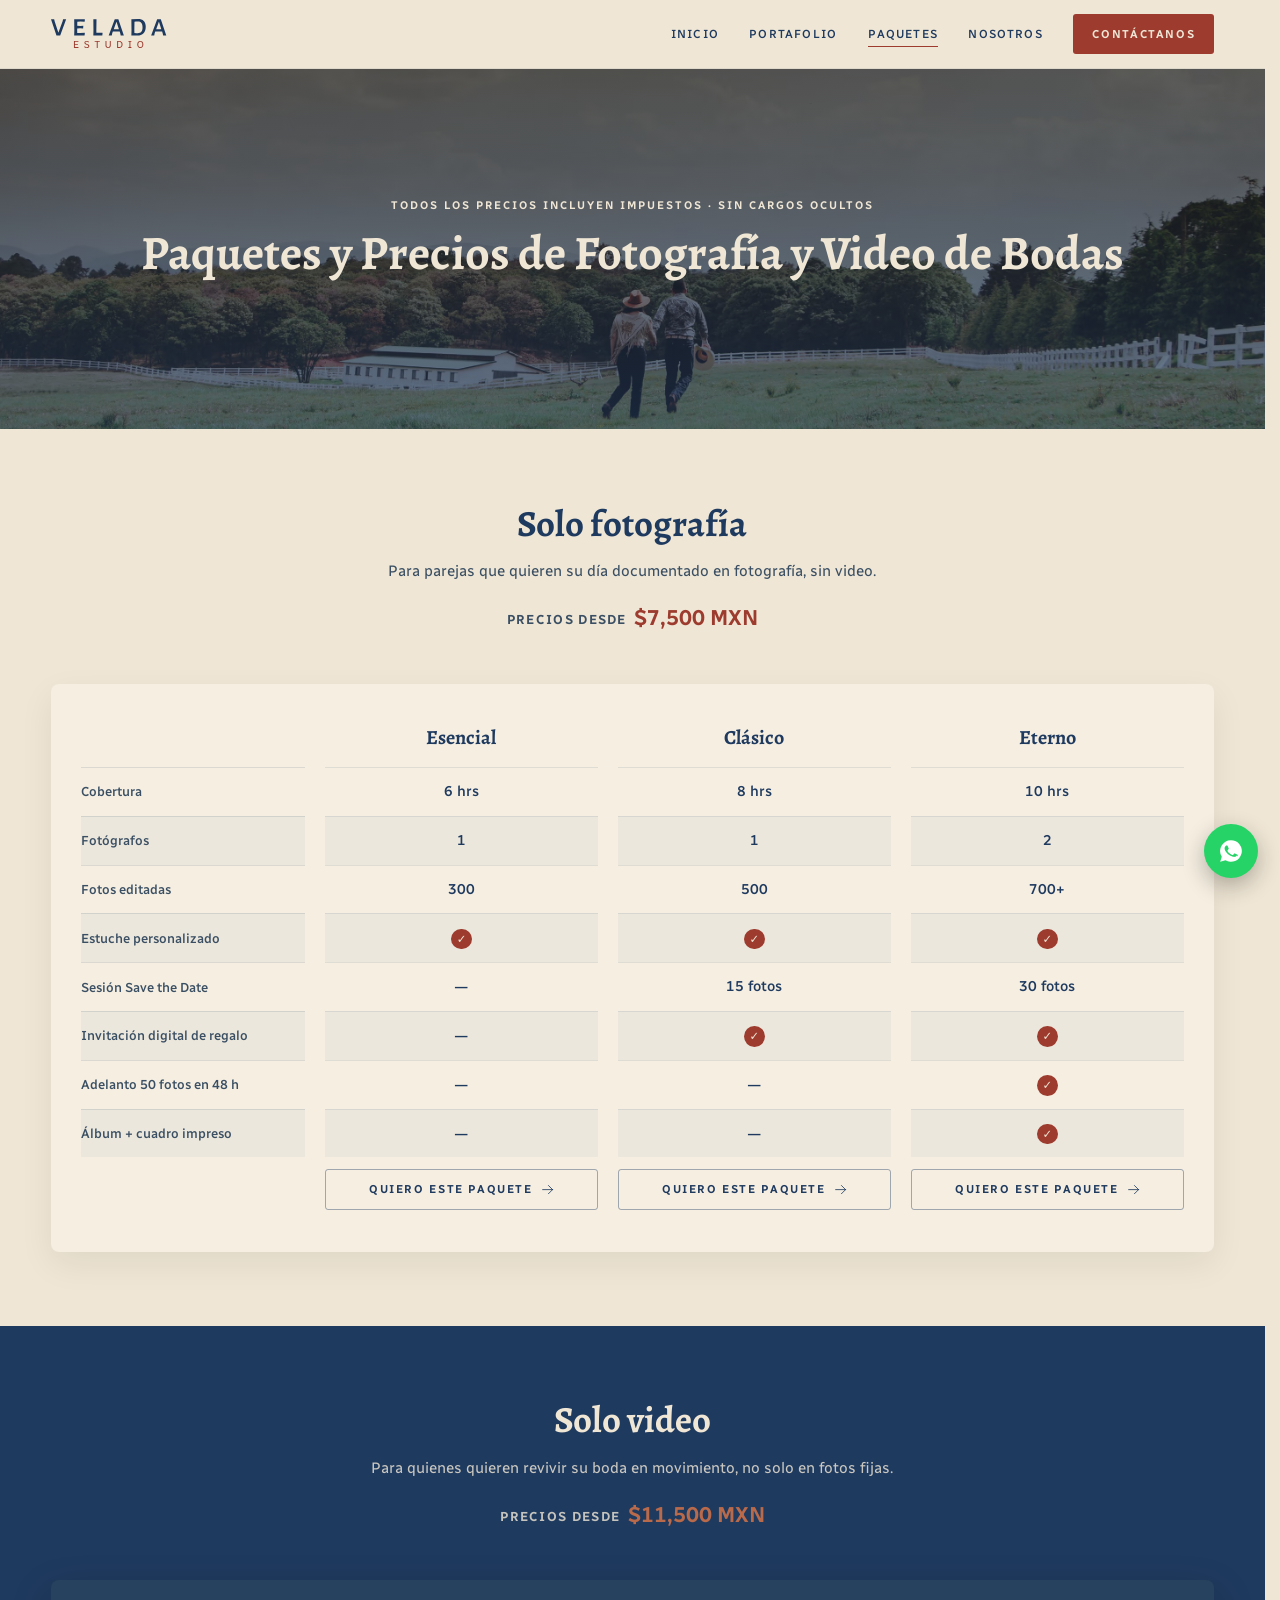
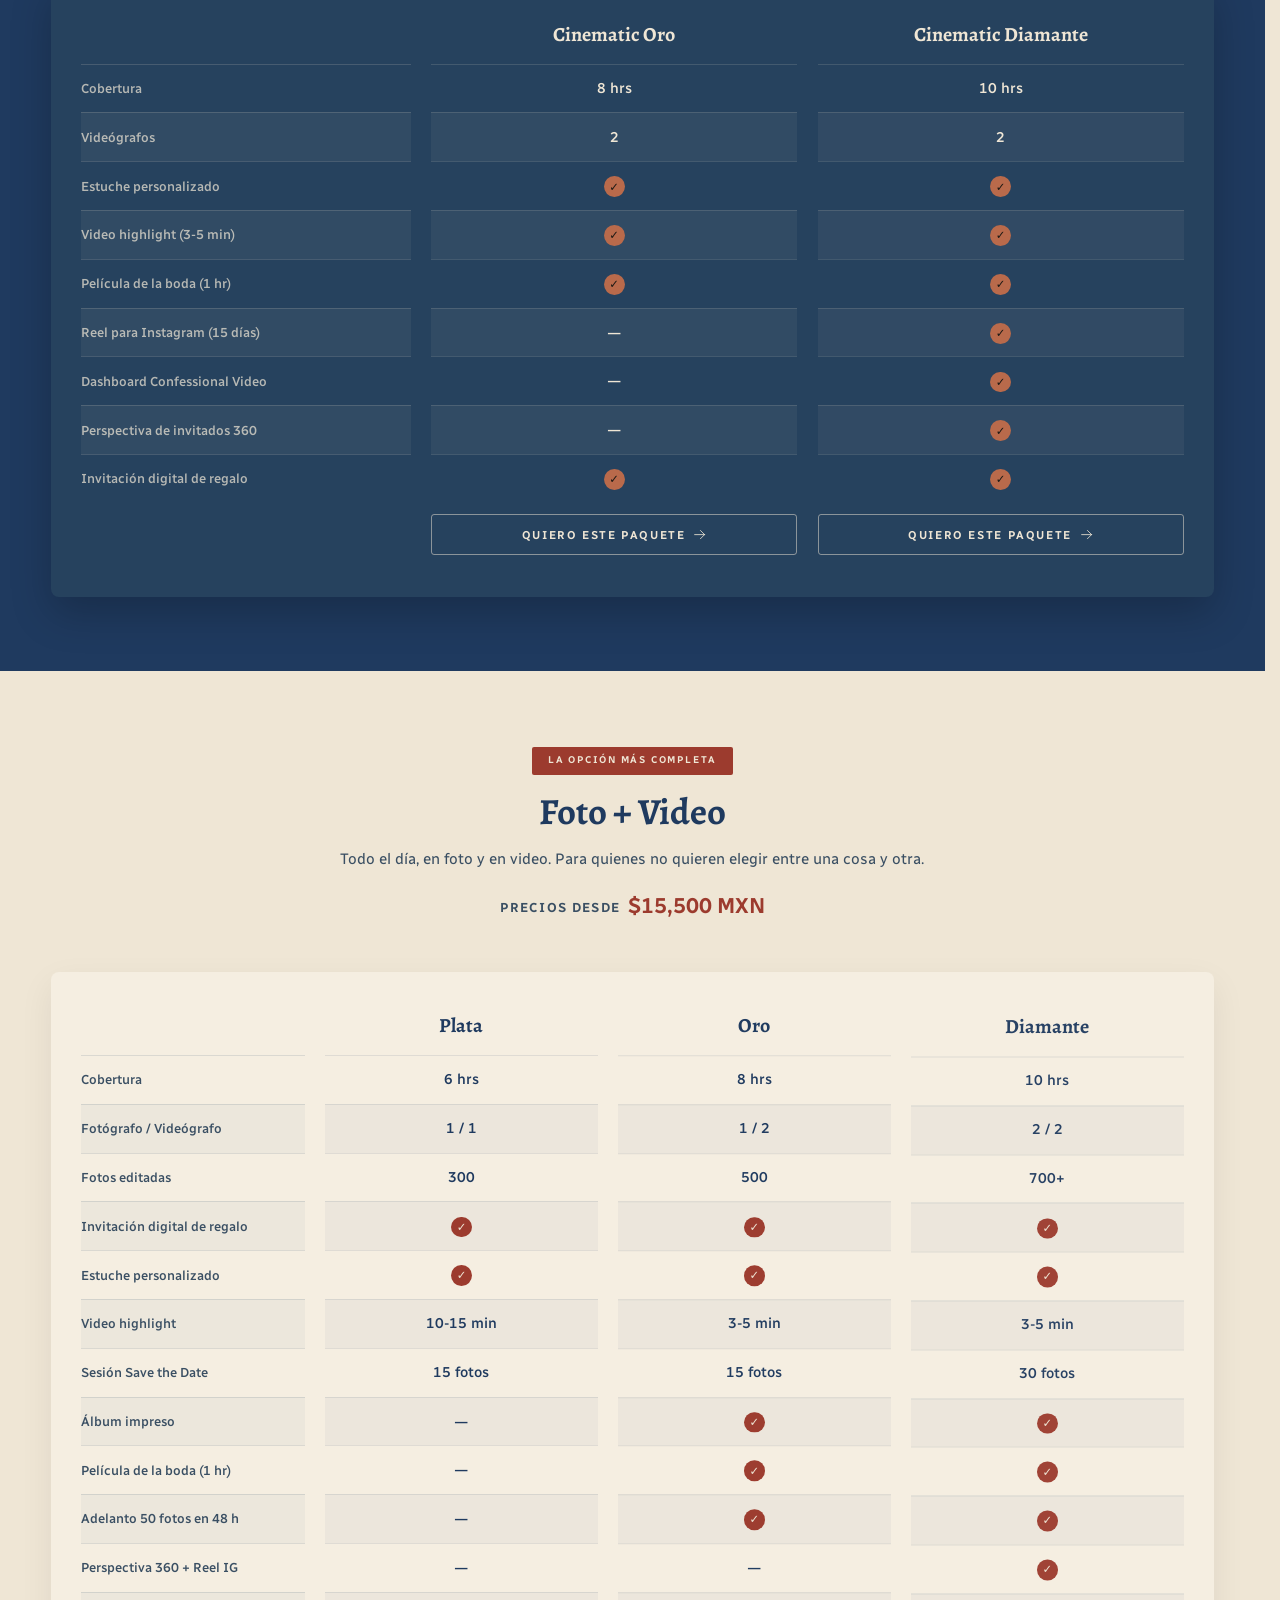
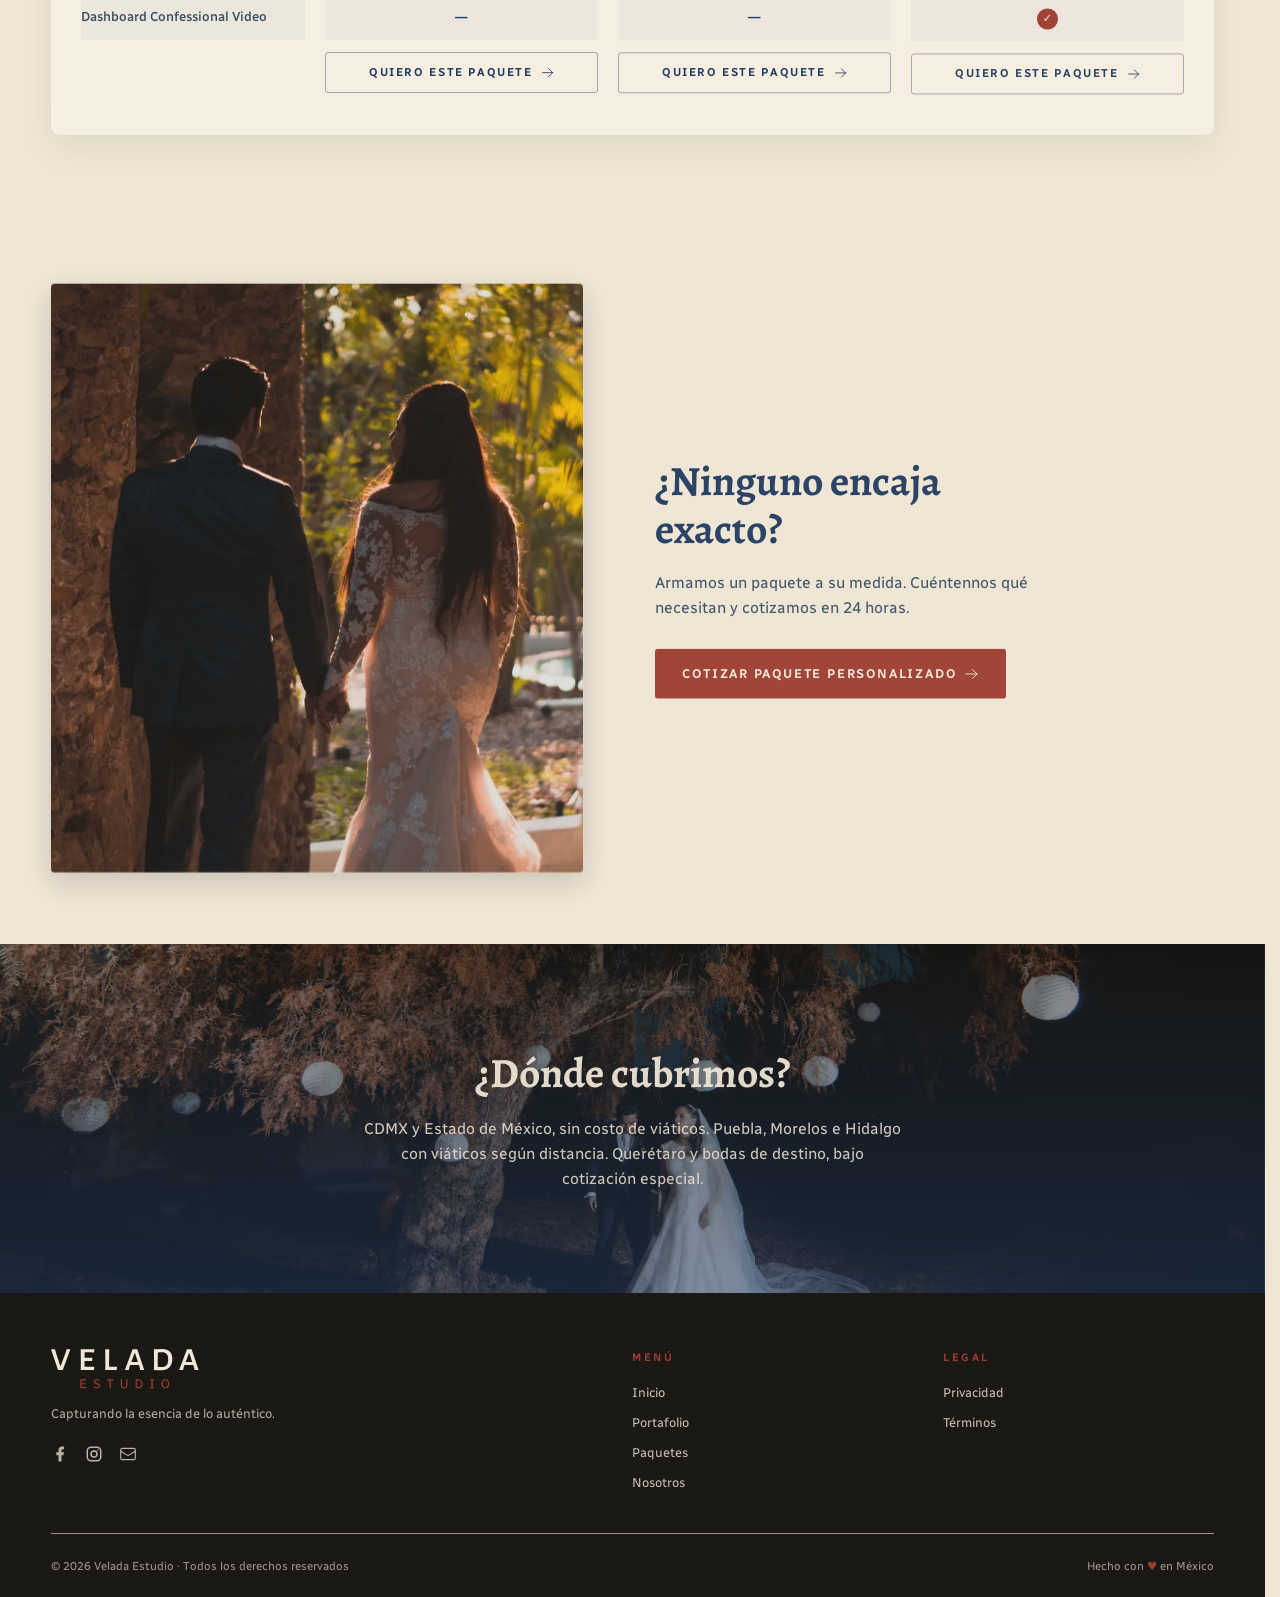
<file: paquetes.html>
<!DOCTYPE html>
<html lang="es-MX">
<head>
  <meta charset="UTF-8">
  <meta name="viewport" content="width=device-width, initial-scale=1.0">
  <script>document.documentElement.classList.add("js")</script>

  <title>Paquetes y Precios | Fotografía y Video de Bodas en CDMX — Velada Estudio</title>
  <meta name="description" content="Paquetes de fotografía y video de bodas en Ciudad de México desde $7,500 MXN. Precios claros, sin sorpresas. Invitación digital de regalo.">
  <link rel="canonical" href="https://www.veladaestudio.com.mx/paquetes">
  <meta name="robots" content="index, follow">

  <meta property="og:type" content="website">
  <meta property="og:locale" content="es_MX">
  <meta property="og:site_name" content="Velada Estudio">
  <meta property="og:title" content="Paquetes y Precios | Fotografía y Video de Bodas en CDMX — Velada Estudio">
  <meta property="og:description" content="Precios claros de fotografía y video de bodas en CDMX, desde $7,500 MXN. Sin cargos ocultos. Invitación digital de regalo.">
  <meta property="og:url" content="https://www.veladaestudio.com.mx/paquetes">
  <meta property="og:image" content="https://www.veladaestudio.com.mx/assets/img/og-image.jpg">
  <meta property="og:image:width" content="1200">
  <meta property="og:image:height" content="630">
  <meta name="twitter:card" content="summary_large_image">

  <link rel="icon" href="assets/favicon.svg" type="image/svg+xml">

  <link rel="preload" href="assets/fonts/alegreya-latin.woff2" as="font" type="font/woff2" crossorigin>
  <link rel="preload" href="assets/fonts/radio-canada-latin.woff2" as="font" type="font/woff2" crossorigin>
  <link rel="preload" as="image" href="assets/img/paquetes-hero.webp" type="image/webp">

  <link rel="stylesheet" href="css/styles.css?v=17">

  <script type="application/ld+json">
  {
    "@context": "https://schema.org",
    "@type": "BreadcrumbList",
    "itemListElement": [
      { "@type": "ListItem", "position": 1, "name": "Inicio", "item": "https://www.veladaestudio.com.mx/" },
      { "@type": "ListItem", "position": 2, "name": "Paquetes", "item": "https://www.veladaestudio.com.mx/paquetes" }
    ]
  }
  </script>
</head>
<body>

  <header class="nav" id="nav">
    <div class="container nav__inner">
      <a href="/" class="nav__logo" aria-label="Velada Estudio — inicio">
        <img src="assets/Logo_header.svg" alt="" width="101" height="26">
      </a>
      <nav class="nav__menu" aria-label="Navegación principal">
        <button class="nav__close" id="menu-close" type="button" aria-label="Cerrar menú">
          <svg viewBox="0 0 24 24" fill="none" stroke="currentColor" stroke-width="1.5" aria-hidden="true"><path stroke-linecap="round" stroke-linejoin="round" d="M6 18 18 6M6 6l12 12"/></svg>
        </button>
        <a href="/" class="nav__link">Inicio</a>
        <a href="/portafolio" class="nav__link">Portafolio</a>
        <a href="/paquetes" class="nav__link nav__link--active">Paquetes</a>
        <a href="/sobre-nosotros" class="nav__link">Nosotros</a>
        <a href="https://wa.me/525529425671?text=Hola%2C%20quiero%20informes%20para%20mi%20boda" class="btn btn--teja btn--sm" target="_blank" rel="noopener">Contáctanos</a>
      </nav>
      <button class="nav__burger" id="burger" aria-label="Abrir menú" aria-expanded="false">
        <span></span><span></span><span></span>
      </button>
    </div>
  </header>

  <main>

    <section class="pq-hero" aria-labelledby="pq-title">
      <picture><source srcset="assets/img/paquetes-hero.avif" type="image/avif"><source srcset="assets/img/paquetes-hero.webp" type="image/webp"><img class="pq-hero__bg" src="assets/img/paquetes-hero.jpg" alt="" width="2880" height="911" fetchpriority="high" decoding="async" role="presentation"></picture>
      <div class="container">
        <p class="pq-hero__micro" data-anim="fade-up">Todos los precios incluyen impuestos · Sin cargos ocultos</p>
        <h1 id="pq-title" class="pq-hero__title" data-anim="fade-up">Paquetes y Precios de Fotografía y Video de Bodas</h1>
      </div>
    </section>

    <section class="grupo" aria-labelledby="g-foto-title">
      <div class="container">
        <div class="grupo__head">
          <h2 class="grupo__title" id="g-foto-title" data-anim="fade-up">Solo fotografía</h2>
          <p class="grupo__intro" data-anim="fade-up">Para parejas que quieren su día documentado en fotografía, sin video.</p>
          <p class="grupo__desde" data-anim="fade-up">Precios desde <strong>$7,500 MXN</strong></p>
        </div>

        <div class="cmp cmp--3" data-anim="grid" role="group" aria-label="Comparación de paquetes de solo fotografía: Esencial, Clásico y Eterno">
          <div class="cmp__rubric" aria-hidden="true">
            <p class="cmp__rname"></p>
            <span>Cobertura</span>
            <span>Fotógrafos</span>
            <span>Fotos editadas</span>
            <span>Estuche personalizado</span>
            <span>Sesión Save the Date</span>
            <span>Invitación digital de regalo</span>
            <span>Adelanto 50 fotos en 48&nbsp;h</span>
            <span>Álbum + cuadro impreso</span>
            <span class="cmp__rcta"></span>
          </div>

          <div class="cmp__col">
            <h3 class="cmp__name">Esencial</h3>
            <dl class="cmp__specs">
              <div class="cmp__row"><dt>Cobertura</dt><dd>6 hrs</dd></div>
              <div class="cmp__row"><dt>Fotógrafos</dt><dd>1</dd></div>
              <div class="cmp__row"><dt>Fotos editadas</dt><dd>300</dd></div>
              <div class="cmp__row"><dt>Estuche personalizado</dt><dd><span class="cmp__yes" aria-hidden="true">✓</span><span class="u-vh">Incluido</span></dd></div>
              <div class="cmp__row"><dt>Sesión Save the Date</dt><dd class="cmp__no"><span aria-hidden="true">—</span><span class="u-vh">No incluido</span></dd></div>
              <div class="cmp__row"><dt>Invitación digital de regalo</dt><dd class="cmp__no"><span aria-hidden="true">—</span><span class="u-vh">No incluido</span></dd></div>
              <div class="cmp__row"><dt>Adelanto 50 fotos en 48 h</dt><dd class="cmp__no"><span aria-hidden="true">—</span><span class="u-vh">No incluido</span></dd></div>
              <div class="cmp__row"><dt>Álbum + cuadro impreso</dt><dd class="cmp__no"><span aria-hidden="true">—</span><span class="u-vh">No incluido</span></dd></div>
            </dl>
            <div class="cmp__cta">
              <a class="btn btn--card btn--sm" href="https://wa.me/525529425671?text=Hola%2C%20me%20interesa%20el%20paquete%20Esencial" target="_blank" rel="noopener">Quiero este paquete <svg class="btn__arrow" viewBox="0 0 24 24" fill="none" stroke="currentColor" stroke-width="1.5" aria-hidden="true"><path stroke-linecap="round" stroke-linejoin="round" d="M13.5 4.5 21 12m0 0-7.5 7.5M21 12H3"/></svg></a>
            </div>
          </div>

          <div class="cmp__col">
            <h3 class="cmp__name">Clásico</h3>
            <dl class="cmp__specs">
              <div class="cmp__row"><dt>Cobertura</dt><dd>8 hrs</dd></div>
              <div class="cmp__row"><dt>Fotógrafos</dt><dd>1</dd></div>
              <div class="cmp__row"><dt>Fotos editadas</dt><dd>500</dd></div>
              <div class="cmp__row"><dt>Estuche personalizado</dt><dd><span class="cmp__yes" aria-hidden="true">✓</span><span class="u-vh">Incluido</span></dd></div>
              <div class="cmp__row"><dt>Sesión Save the Date</dt><dd>15 fotos</dd></div>
              <div class="cmp__row"><dt>Invitación digital de regalo</dt><dd><span class="cmp__yes" aria-hidden="true">✓</span><span class="u-vh">Incluido</span></dd></div>
              <div class="cmp__row"><dt>Adelanto 50 fotos en 48 h</dt><dd class="cmp__no"><span aria-hidden="true">—</span><span class="u-vh">No incluido</span></dd></div>
              <div class="cmp__row"><dt>Álbum + cuadro impreso</dt><dd class="cmp__no"><span aria-hidden="true">—</span><span class="u-vh">No incluido</span></dd></div>
            </dl>
            <div class="cmp__cta">
              <a class="btn btn--card btn--sm" href="https://wa.me/525529425671?text=Hola%2C%20me%20interesa%20el%20paquete%20Cl%C3%A1sico" target="_blank" rel="noopener">Quiero este paquete <svg class="btn__arrow" viewBox="0 0 24 24" fill="none" stroke="currentColor" stroke-width="1.5" aria-hidden="true"><path stroke-linecap="round" stroke-linejoin="round" d="M13.5 4.5 21 12m0 0-7.5 7.5M21 12H3"/></svg></a>
            </div>
          </div>

          <div class="cmp__col">
            <h3 class="cmp__name">Eterno</h3>
            <dl class="cmp__specs">
              <div class="cmp__row"><dt>Cobertura</dt><dd>10 hrs</dd></div>
              <div class="cmp__row"><dt>Fotógrafos</dt><dd>2</dd></div>
              <div class="cmp__row"><dt>Fotos editadas</dt><dd>700+</dd></div>
              <div class="cmp__row"><dt>Estuche personalizado</dt><dd><span class="cmp__yes" aria-hidden="true">✓</span><span class="u-vh">Incluido</span></dd></div>
              <div class="cmp__row"><dt>Sesión Save the Date</dt><dd>30 fotos</dd></div>
              <div class="cmp__row"><dt>Invitación digital de regalo</dt><dd><span class="cmp__yes" aria-hidden="true">✓</span><span class="u-vh">Incluido</span></dd></div>
              <div class="cmp__row"><dt>Adelanto 50 fotos en 48 h</dt><dd><span class="cmp__yes" aria-hidden="true">✓</span><span class="u-vh">Incluido</span></dd></div>
              <div class="cmp__row"><dt>Álbum + cuadro impreso</dt><dd><span class="cmp__yes" aria-hidden="true">✓</span><span class="u-vh">Incluido</span></dd></div>
            </dl>
            <div class="cmp__cta">
              <a class="btn btn--card btn--sm" href="https://wa.me/525529425671?text=Hola%2C%20me%20interesa%20el%20paquete%20Eterno" target="_blank" rel="noopener">Quiero este paquete <svg class="btn__arrow" viewBox="0 0 24 24" fill="none" stroke="currentColor" stroke-width="1.5" aria-hidden="true"><path stroke-linecap="round" stroke-linejoin="round" d="M13.5 4.5 21 12m0 0-7.5 7.5M21 12H3"/></svg></a>
            </div>
          </div>
        </div>
      </div>
    </section>

    <section class="grupo section--azul" aria-labelledby="g-video-title">
      <div class="container">
        <div class="grupo__head">
          <h2 class="grupo__title" id="g-video-title" data-anim="fade-up">Solo video</h2>
          <p class="grupo__intro" data-anim="fade-up">Para quienes quieren revivir su boda en movimiento, no solo en fotos fijas.</p>
          <p class="grupo__desde" data-anim="fade-up">Precios desde <strong>$11,500 MXN</strong></p>
        </div>

        <div class="cmp cmp--2" data-anim="grid" role="group" aria-label="Comparación de paquetes de solo video: Cinematic Oro y Cinematic Diamante">
          <div class="cmp__rubric" aria-hidden="true">
            <p class="cmp__rname"></p>
            <span>Cobertura</span>
            <span>Videógrafos</span>
            <span>Estuche personalizado</span>
            <span>Video highlight (3-5 min)</span>
            <span>Película de la boda (1 hr)</span>
            <span>Reel para Instagram (15 días)</span>
            <span>Dashboard Confessional Video</span>
            <span>Perspectiva de invitados 360</span>
            <span>Invitación digital de regalo</span>
            <span class="cmp__rcta"></span>
          </div>

          <div class="cmp__col">
            <h3 class="cmp__name">Cinematic Oro</h3>
            <dl class="cmp__specs">
              <div class="cmp__row"><dt>Cobertura</dt><dd>8 hrs</dd></div>
              <div class="cmp__row"><dt>Videógrafos</dt><dd>2</dd></div>
              <div class="cmp__row"><dt>Estuche personalizado</dt><dd><span class="cmp__yes" aria-hidden="true">✓</span><span class="u-vh">Incluido</span></dd></div>
              <div class="cmp__row"><dt>Video highlight (3-5 min)</dt><dd><span class="cmp__yes" aria-hidden="true">✓</span><span class="u-vh">Incluido</span></dd></div>
              <div class="cmp__row"><dt>Película de la boda (1 hr)</dt><dd><span class="cmp__yes" aria-hidden="true">✓</span><span class="u-vh">Incluido</span></dd></div>
              <div class="cmp__row"><dt>Reel para Instagram (15 días)</dt><dd class="cmp__no"><span aria-hidden="true">—</span><span class="u-vh">No incluido</span></dd></div>
              <div class="cmp__row"><dt>Dashboard Confessional Video</dt><dd class="cmp__no"><span aria-hidden="true">—</span><span class="u-vh">No incluido</span></dd></div>
              <div class="cmp__row"><dt>Perspectiva de invitados 360</dt><dd class="cmp__no"><span aria-hidden="true">—</span><span class="u-vh">No incluido</span></dd></div>
              <div class="cmp__row"><dt>Invitación digital de regalo</dt><dd><span class="cmp__yes" aria-hidden="true">✓</span><span class="u-vh">Incluido</span></dd></div>
            </dl>
            <div class="cmp__cta">
              <a class="btn btn--card btn--sm" href="https://wa.me/525529425671?text=Hola%2C%20me%20interesa%20el%20paquete%20Cinematic%20Oro" target="_blank" rel="noopener">Quiero este paquete <svg class="btn__arrow" viewBox="0 0 24 24" fill="none" stroke="currentColor" stroke-width="1.5" aria-hidden="true"><path stroke-linecap="round" stroke-linejoin="round" d="M13.5 4.5 21 12m0 0-7.5 7.5M21 12H3"/></svg></a>
            </div>
          </div>

          <div class="cmp__col">
            <h3 class="cmp__name">Cinematic Diamante</h3>
            <dl class="cmp__specs">
              <div class="cmp__row"><dt>Cobertura</dt><dd>10 hrs</dd></div>
              <div class="cmp__row"><dt>Videógrafos</dt><dd>2</dd></div>
              <div class="cmp__row"><dt>Estuche personalizado</dt><dd><span class="cmp__yes" aria-hidden="true">✓</span><span class="u-vh">Incluido</span></dd></div>
              <div class="cmp__row"><dt>Video highlight (3-5 min)</dt><dd><span class="cmp__yes" aria-hidden="true">✓</span><span class="u-vh">Incluido</span></dd></div>
              <div class="cmp__row"><dt>Película de la boda (1 hr)</dt><dd><span class="cmp__yes" aria-hidden="true">✓</span><span class="u-vh">Incluido</span></dd></div>
              <div class="cmp__row"><dt>Reel para Instagram (15 días)</dt><dd><span class="cmp__yes" aria-hidden="true">✓</span><span class="u-vh">Incluido</span></dd></div>
              <div class="cmp__row"><dt>Dashboard Confessional Video</dt><dd><span class="cmp__yes" aria-hidden="true">✓</span><span class="u-vh">Incluido</span></dd></div>
              <div class="cmp__row"><dt>Perspectiva de invitados 360</dt><dd><span class="cmp__yes" aria-hidden="true">✓</span><span class="u-vh">Incluido</span></dd></div>
              <div class="cmp__row"><dt>Invitación digital de regalo</dt><dd><span class="cmp__yes" aria-hidden="true">✓</span><span class="u-vh">Incluido</span></dd></div>
            </dl>
            <div class="cmp__cta">
              <a class="btn btn--card btn--sm" href="https://wa.me/525529425671?text=Hola%2C%20me%20interesa%20el%20paquete%20Cinematic%20Diamante" target="_blank" rel="noopener">Quiero este paquete <svg class="btn__arrow" viewBox="0 0 24 24" fill="none" stroke="currentColor" stroke-width="1.5" aria-hidden="true"><path stroke-linecap="round" stroke-linejoin="round" d="M13.5 4.5 21 12m0 0-7.5 7.5M21 12H3"/></svg></a>
            </div>
          </div>
        </div>
      </div>
    </section>

    <section class="grupo" aria-labelledby="g-fotovideo-title">
      <div class="container">
        <div class="grupo__head">
          <span class="grupo__badge" data-anim="fade-up">La opción más completa</span>
          <h2 class="grupo__title" id="g-fotovideo-title" data-anim="fade-up">Foto + Video</h2>
          <p class="grupo__intro" data-anim="fade-up">Todo el día, en foto y en video. Para quienes no quieren elegir entre una cosa y otra.</p>
          <p class="grupo__desde" data-anim="fade-up">Precios desde <strong>$15,500 MXN</strong></p>
        </div>

        <div class="cmp cmp--3" data-anim="grid" role="group" aria-label="Comparación de paquetes de foto y video: Plata, Oro y Diamante">
          <div class="cmp__rubric" aria-hidden="true">
            <p class="cmp__rname"></p>
            <span>Cobertura</span>
            <span>Fotógrafo / Videógrafo</span>
            <span>Fotos editadas</span>
            <span>Invitación digital de regalo</span>
            <span>Estuche personalizado</span>
            <span>Video highlight</span>
            <span>Sesión Save the Date</span>
            <span>Álbum impreso</span>
            <span>Película de la boda (1 hr)</span>
            <span>Adelanto 50 fotos en 48&nbsp;h</span>
            <span>Perspectiva 360 + Reel IG</span>
            <span>Dashboard Confessional Video</span>
            <span class="cmp__rcta"></span>
          </div>

          <div class="cmp__col">
            <h3 class="cmp__name">Plata</h3>
            <dl class="cmp__specs">
              <div class="cmp__row"><dt>Cobertura</dt><dd>6 hrs</dd></div>
              <div class="cmp__row"><dt>Fotógrafo / Videógrafo</dt><dd>1 / 1</dd></div>
              <div class="cmp__row"><dt>Fotos editadas</dt><dd>300</dd></div>
              <div class="cmp__row"><dt>Invitación digital de regalo</dt><dd><span class="cmp__yes" aria-hidden="true">✓</span><span class="u-vh">Incluido</span></dd></div>
              <div class="cmp__row"><dt>Estuche personalizado</dt><dd><span class="cmp__yes" aria-hidden="true">✓</span><span class="u-vh">Incluido</span></dd></div>
              <div class="cmp__row"><dt>Video highlight</dt><dd>10-15 min</dd></div>
              <div class="cmp__row"><dt>Sesión Save the Date</dt><dd>15 fotos</dd></div>
              <div class="cmp__row"><dt>Álbum impreso</dt><dd class="cmp__no"><span aria-hidden="true">—</span><span class="u-vh">No incluido</span></dd></div>
              <div class="cmp__row"><dt>Película de la boda (1 hr)</dt><dd class="cmp__no"><span aria-hidden="true">—</span><span class="u-vh">No incluido</span></dd></div>
              <div class="cmp__row"><dt>Adelanto 50 fotos en 48 h</dt><dd class="cmp__no"><span aria-hidden="true">—</span><span class="u-vh">No incluido</span></dd></div>
              <div class="cmp__row"><dt>Perspectiva 360 + Reel IG</dt><dd class="cmp__no"><span aria-hidden="true">—</span><span class="u-vh">No incluido</span></dd></div>
              <div class="cmp__row"><dt>Dashboard Confessional Video</dt><dd class="cmp__no"><span aria-hidden="true">—</span><span class="u-vh">No incluido</span></dd></div>
            </dl>
            <div class="cmp__cta">
              <a class="btn btn--card btn--sm" href="https://wa.me/525529425671?text=Hola%2C%20me%20interesa%20el%20paquete%20Plata" target="_blank" rel="noopener">Quiero este paquete <svg class="btn__arrow" viewBox="0 0 24 24" fill="none" stroke="currentColor" stroke-width="1.5" aria-hidden="true"><path stroke-linecap="round" stroke-linejoin="round" d="M13.5 4.5 21 12m0 0-7.5 7.5M21 12H3"/></svg></a>
            </div>
          </div>

          <div class="cmp__col">
            <h3 class="cmp__name">Oro</h3>
            <dl class="cmp__specs">
              <div class="cmp__row"><dt>Cobertura</dt><dd>8 hrs</dd></div>
              <div class="cmp__row"><dt>Fotógrafo / Videógrafo</dt><dd>1 / 2</dd></div>
              <div class="cmp__row"><dt>Fotos editadas</dt><dd>500</dd></div>
              <div class="cmp__row"><dt>Invitación digital de regalo</dt><dd><span class="cmp__yes" aria-hidden="true">✓</span><span class="u-vh">Incluido</span></dd></div>
              <div class="cmp__row"><dt>Estuche personalizado</dt><dd><span class="cmp__yes" aria-hidden="true">✓</span><span class="u-vh">Incluido</span></dd></div>
              <div class="cmp__row"><dt>Video highlight</dt><dd>3-5 min</dd></div>
              <div class="cmp__row"><dt>Sesión Save the Date</dt><dd>15 fotos</dd></div>
              <div class="cmp__row"><dt>Álbum impreso</dt><dd><span class="cmp__yes" aria-hidden="true">✓</span><span class="u-vh">Incluido</span></dd></div>
              <div class="cmp__row"><dt>Película de la boda (1 hr)</dt><dd><span class="cmp__yes" aria-hidden="true">✓</span><span class="u-vh">Incluido</span></dd></div>
              <div class="cmp__row"><dt>Adelanto 50 fotos en 48 h</dt><dd><span class="cmp__yes" aria-hidden="true">✓</span><span class="u-vh">Incluido</span></dd></div>
              <div class="cmp__row"><dt>Perspectiva 360 + Reel IG</dt><dd class="cmp__no"><span aria-hidden="true">—</span><span class="u-vh">No incluido</span></dd></div>
              <div class="cmp__row"><dt>Dashboard Confessional Video</dt><dd class="cmp__no"><span aria-hidden="true">—</span><span class="u-vh">No incluido</span></dd></div>
            </dl>
            <div class="cmp__cta">
              <a class="btn btn--card btn--sm" href="https://wa.me/525529425671?text=Hola%2C%20me%20interesa%20el%20paquete%20Oro" target="_blank" rel="noopener">Quiero este paquete <svg class="btn__arrow" viewBox="0 0 24 24" fill="none" stroke="currentColor" stroke-width="1.5" aria-hidden="true"><path stroke-linecap="round" stroke-linejoin="round" d="M13.5 4.5 21 12m0 0-7.5 7.5M21 12H3"/></svg></a>
            </div>
          </div>

          <div class="cmp__col">
            <h3 class="cmp__name">Diamante</h3>
            <dl class="cmp__specs">
              <div class="cmp__row"><dt>Cobertura</dt><dd>10 hrs</dd></div>
              <div class="cmp__row"><dt>Fotógrafo / Videógrafo</dt><dd>2 / 2</dd></div>
              <div class="cmp__row"><dt>Fotos editadas</dt><dd>700+</dd></div>
              <div class="cmp__row"><dt>Invitación digital de regalo</dt><dd><span class="cmp__yes" aria-hidden="true">✓</span><span class="u-vh">Incluido</span></dd></div>
              <div class="cmp__row"><dt>Estuche personalizado</dt><dd><span class="cmp__yes" aria-hidden="true">✓</span><span class="u-vh">Incluido</span></dd></div>
              <div class="cmp__row"><dt>Video highlight</dt><dd>3-5 min</dd></div>
              <div class="cmp__row"><dt>Sesión Save the Date</dt><dd>30 fotos</dd></div>
              <div class="cmp__row"><dt>Álbum impreso</dt><dd><span class="cmp__yes" aria-hidden="true">✓</span><span class="u-vh">Incluido</span></dd></div>
              <div class="cmp__row"><dt>Película de la boda (1 hr)</dt><dd><span class="cmp__yes" aria-hidden="true">✓</span><span class="u-vh">Incluido</span></dd></div>
              <div class="cmp__row"><dt>Adelanto 50 fotos en 48 h</dt><dd><span class="cmp__yes" aria-hidden="true">✓</span><span class="u-vh">Incluido</span></dd></div>
              <div class="cmp__row"><dt>Perspectiva 360 + Reel IG</dt><dd><span class="cmp__yes" aria-hidden="true">✓</span><span class="u-vh">Incluido</span></dd></div>
              <div class="cmp__row"><dt>Dashboard Confessional Video</dt><dd><span class="cmp__yes" aria-hidden="true">✓</span><span class="u-vh">Incluido</span></dd></div>
            </dl>
            <div class="cmp__cta">
              <a class="btn btn--card btn--sm" href="https://wa.me/525529425671?text=Hola%2C%20me%20interesa%20el%20paquete%20Diamante" target="_blank" rel="noopener">Quiero este paquete <svg class="btn__arrow" viewBox="0 0 24 24" fill="none" stroke="currentColor" stroke-width="1.5" aria-hidden="true"><path stroke-linecap="round" stroke-linejoin="round" d="M13.5 4.5 21 12m0 0-7.5 7.5M21 12H3"/></svg></a>
            </div>
          </div>
        </div>
      </div>
    </section>

    <section class="pq-custom" aria-labelledby="custom-title">
      <div class="container pq-custom__inner">
        <figure class="pq-custom__media" data-anim="fade-up">
          <picture><source srcset="assets/img/paquetes-filosofia.webp" type="image/webp"><img src="assets/img/paquetes-filosofia.jpg" alt="Novios tomados de la mano durante su sesión fotográfica de bodas" width="905" height="1000" loading="lazy" decoding="async"></picture>
        </figure>
        <div class="pq-custom__text">
          <h2 id="custom-title" data-anim="fade-up">¿Ninguno encaja exacto?</h2>
          <p data-anim="fade-up">Armamos un paquete a su medida. Cuéntennos qué necesitan y cotizamos en 24 horas.</p>
          <a class="btn btn--teja" data-anim="fade-up" href="https://wa.me/525529425671?text=Hola%2C%20me%20gustar%C3%ADa%20cotizar%20un%20paquete%20personalizado%20para%20mi%20boda" target="_blank" rel="noopener">Cotizar paquete personalizado <svg class="btn__arrow" viewBox="0 0 24 24" fill="none" stroke="currentColor" stroke-width="1.5" aria-hidden="true"><path stroke-linecap="round" stroke-linejoin="round" d="M13.5 4.5 21 12m0 0-7.5 7.5M21 12H3"/></svg></a>
        </div>
      </div>
    </section>

    <section class="pq-zonas" aria-labelledby="zonas-title">
      <picture><source srcset="assets/img/banner-luz-v2.avif" type="image/avif"><source srcset="assets/img/banner-luz-v2.webp" type="image/webp"><img class="pq-zonas__bg" src="assets/img/banner-luz-v2.jpg" alt="" width="2623" height="1650" loading="lazy" decoding="async" role="presentation"></picture>
      <div class="container">
        <h2 id="zonas-title" data-anim="fade-up">¿Dónde cubrimos?</h2>
        <p class="pq-zonas__text" data-anim="fade-up">CDMX y Estado de México, sin costo de viáticos. Puebla, Morelos e Hidalgo con viáticos según distancia. Querétaro y bodas de destino, bajo cotización especial.</p>
      </div>
    </section>

  </main>

  <footer class="footer">
    <div class="container footer__inner">
      <div class="footer__brand">
        <p class="footer__logo"><img src="assets/Logo_footer.svg" alt="Velada Estudio" width="178" height="48"></p>
        <p class="footer__tagline">Capturando la esencia de lo auténtico.</p>
        <div class="footer__social">
          <a href="#" aria-label="Facebook de Velada Estudio"><svg viewBox="0 0 24 24" width="18" height="18" fill="currentColor" aria-hidden="true"><path d="M14 13.5h2.5l1-4H14v-2c0-1 .5-2 2-2h1.5V2.1S16.1 2 14.7 2C11.9 2 10 3.7 10 6.7v2.8H7v4h3V22h4v-8.5z"/></svg></a>
          <a href="#" aria-label="Instagram de Velada Estudio"><svg viewBox="0 0 24 24" width="18" height="18" fill="none" stroke="currentColor" stroke-width="2" aria-hidden="true"><rect x="3" y="3" width="18" height="18" rx="5"/><circle cx="12" cy="12" r="4"/><circle cx="17.2" cy="6.8" r="1" fill="currentColor" stroke="none"/></svg></a>
          <a href="mailto:veladaestudio@gmail.com" aria-label="Correo de Velada Estudio"><svg viewBox="0 0 24 24" width="18" height="18" fill="none" stroke="currentColor" stroke-width="1.5" aria-hidden="true"><path stroke-linecap="round" stroke-linejoin="round" d="M21.75 6.75v10.5a2.25 2.25 0 0 1-2.25 2.25h-15a2.25 2.25 0 0 1-2.25-2.25V6.75m19.5 0A2.25 2.25 0 0 0 19.5 4.5h-15a2.25 2.25 0 0 0-2.25 2.25m19.5 0v.243a2.25 2.25 0 0 1-1.07 1.916l-7.5 4.615a2.25 2.25 0 0 1-2.36 0L3.32 8.91a2.25 2.25 0 0 1-1.07-1.916V6.75"/></svg></a>
        </div>
      </div>
      <nav class="footer__col" aria-label="Menú del pie de página">
        <p class="footer__col-title">Menú</p>
        <a href="/">Inicio</a>
        <a href="/portafolio">Portafolio</a>
        <a href="/paquetes">Paquetes</a>
        <a href="/sobre-nosotros">Nosotros</a>
      </nav>
      <nav class="footer__col" aria-label="Legales">
        <p class="footer__col-title">Legal</p>
        <a href="#">Privacidad</a>
        <a href="#">Términos</a>
      </nav>
    </div>
    <div class="container footer__bottom">
      <p>© 2026 Velada Estudio · Todos los derechos reservados</p>
      <p>Hecho con <span class="footer__heart" aria-hidden="true">♥</span> en México</p>
    </div>
  </footer>

  <a href="https://wa.me/525529425671?text=Hola%2C%20quiero%20informes%20para%20mi%20boda" class="wa-float" target="_blank" rel="noopener" aria-label="Escríbenos por WhatsApp">
    <svg viewBox="0 0 24 24" width="26" height="26" fill="currentColor" aria-hidden="true"><path d="M12 2a10 10 0 0 0-8.5 15.3L2 22l4.9-1.4A10 10 0 1 0 12 2zm5.3 14.2c-.2.6-1.3 1.2-1.8 1.2-.5.1-1 .2-3.4-.7-2.9-1.1-4.7-4-4.9-4.2-.1-.2-1.1-1.5-1.1-2.9s.7-2 1-2.3c.2-.3.5-.3.7-.3h.5c.2 0 .4 0 .6.4l.9 2.1c.1.2.1.4 0 .6l-.4.6-.5.5c-.2.2-.3.4-.1.7.2.3.8 1.4 1.8 2.2 1.2 1.1 2.3 1.4 2.6 1.6.3.1.5.1.7-.1l1-1.2c.2-.3.4-.2.7-.1l2 1c.3.1.5.2.6.3 0 .2 0 .8-.2 1.4z"/></svg>
  </a>

  <script src="assets/vendor/gsap.min.js" defer></script>
  <script src="assets/vendor/ScrollTrigger.min.js" defer></script>
  <script src="assets/vendor/lenis.min.js" defer></script>
  <script src="js/site.js?v=9" defer></script>
  <script src="js/pagina.js?v=9" defer></script>
</body>
</html>
</file>
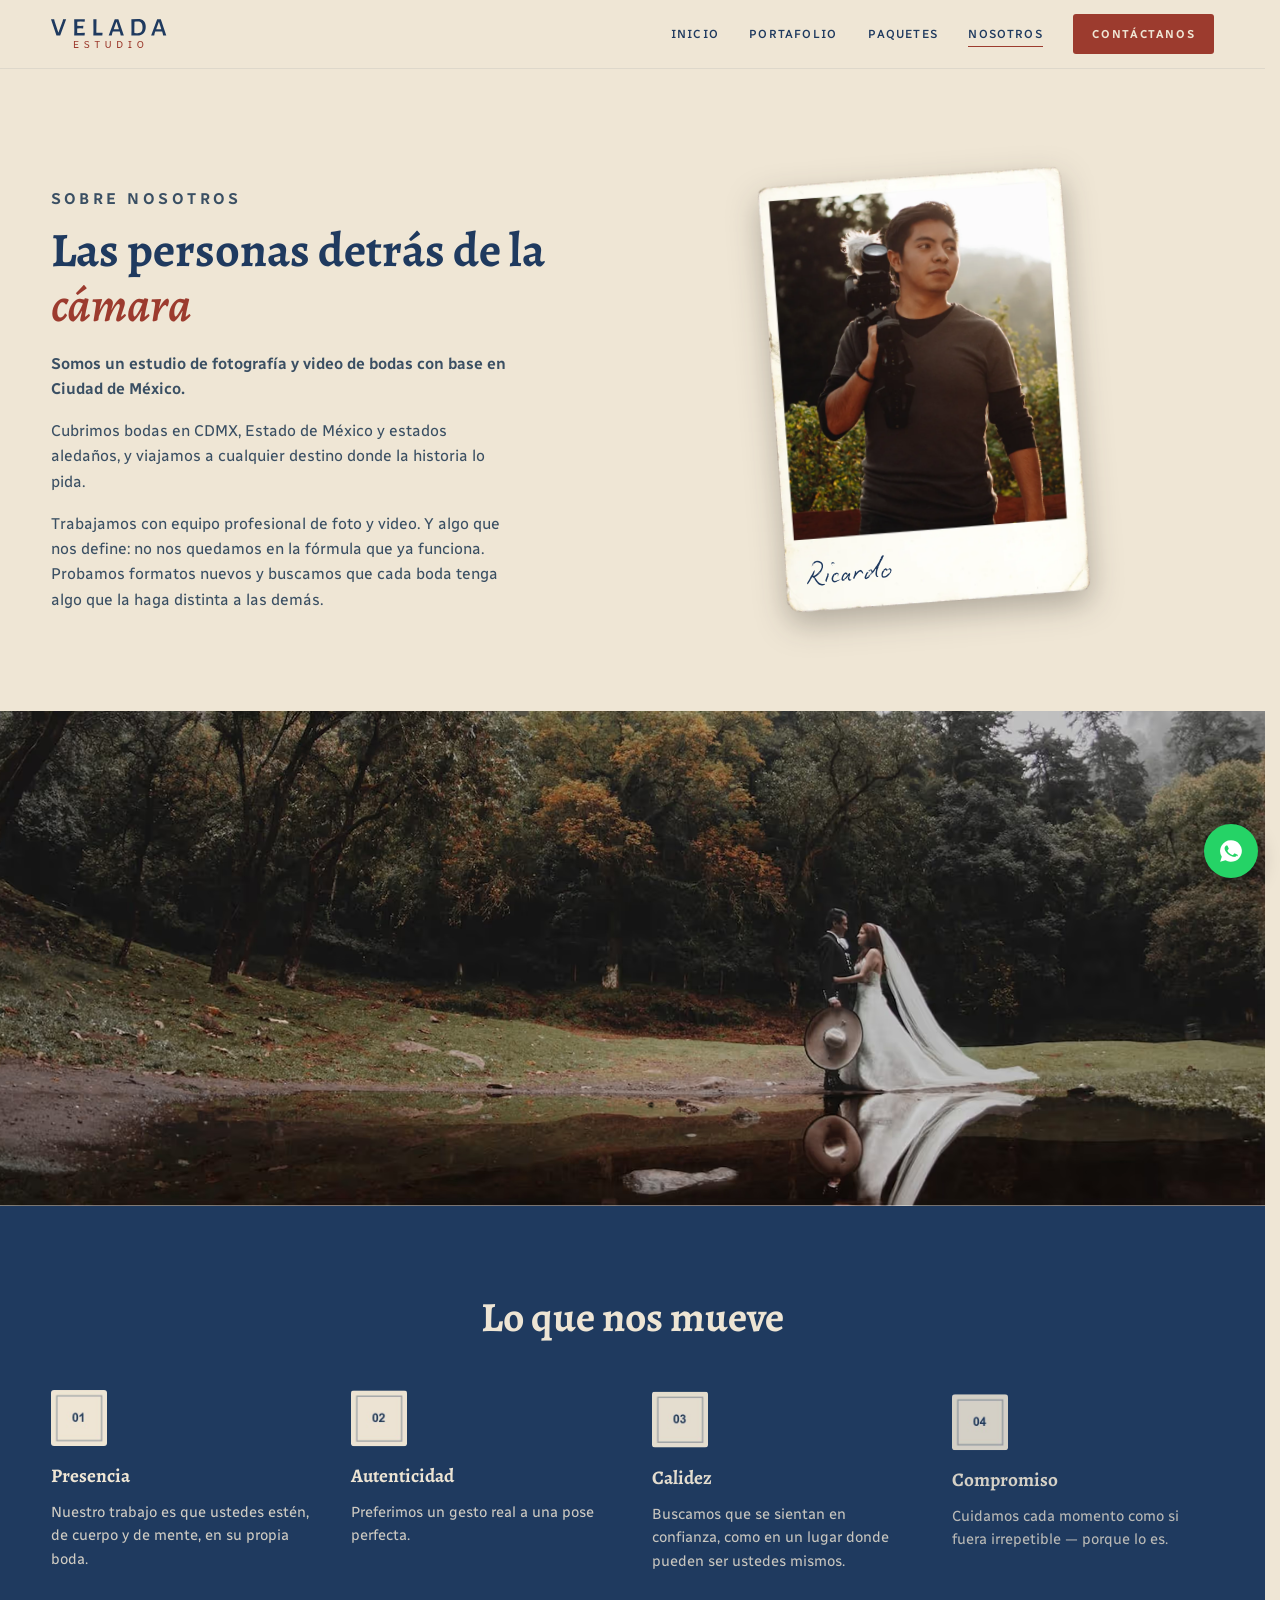
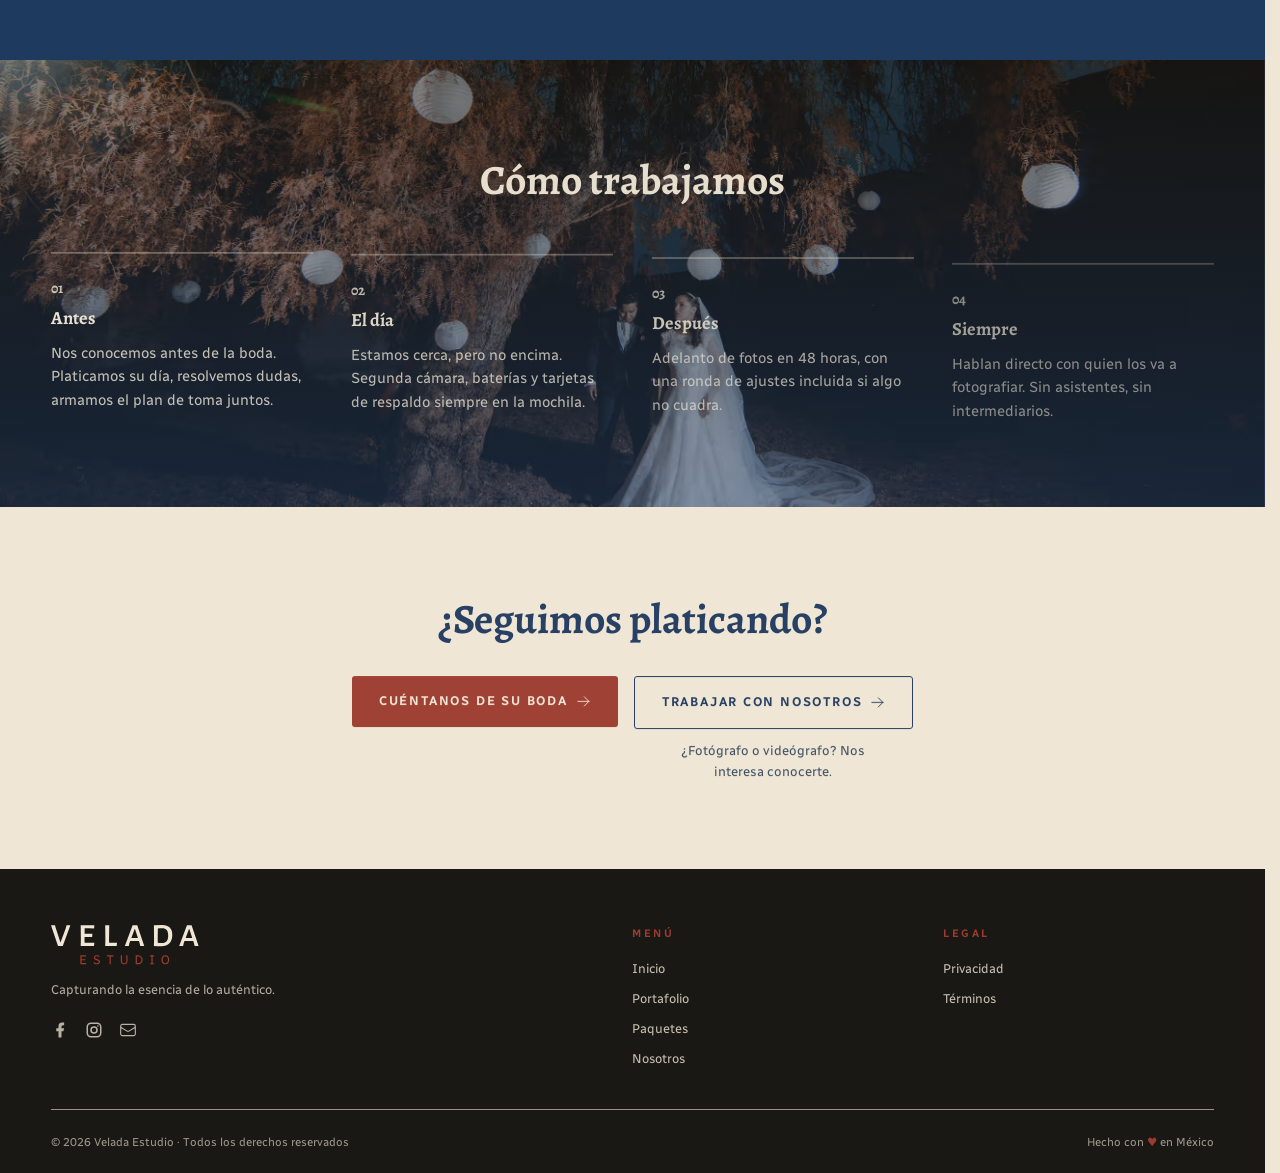
<file: sobre-nosotros.html>
<!DOCTYPE html>
<html lang="es-MX">
<head>
  <meta charset="UTF-8">
  <meta name="viewport" content="width=device-width, initial-scale=1.0">
  <script>document.documentElement.classList.add("js")</script>

  <title>Sobre Nosotros | Velada Estudio — Fotografía de Bodas CDMX</title>
  <meta name="description" content="Conoce al equipo detrás de Velada Estudio: fotografía y video de bodas en Ciudad de México. Del posar al estar.">
  <link rel="canonical" href="https://www.veladaestudio.com.mx/sobre-nosotros">
  <meta name="robots" content="index, follow">

  <meta property="og:type" content="website">
  <meta property="og:locale" content="es_MX">
  <meta property="og:site_name" content="Velada Estudio">
  <meta property="og:title" content="Sobre Nosotros | Velada Estudio — Fotografía de Bodas CDMX">
  <meta property="og:description" content="Conoce al equipo detrás de Velada Estudio: fotografía y video de bodas en Ciudad de México. Del posar al estar.">
  <meta property="og:url" content="https://www.veladaestudio.com.mx/sobre-nosotros">
  <meta property="og:image" content="https://www.veladaestudio.com.mx/assets/img/og-image.jpg">
  <meta property="og:image:width" content="1200">
  <meta property="og:image:height" content="630">
  <meta name="twitter:card" content="summary_large_image">

  <link rel="icon" href="assets/favicon.svg" type="image/svg+xml">

  <link rel="preload" href="assets/fonts/alegreya-latin.woff2" as="font" type="font/woff2" crossorigin>
  <link rel="preload" href="assets/fonts/radio-canada-latin.woff2" as="font" type="font/woff2" crossorigin>

  <link rel="stylesheet" href="css/styles.css?v=17">

  <script type="application/ld+json">
  {
    "@context": "https://schema.org",
    "@type": "BreadcrumbList",
    "itemListElement": [
      { "@type": "ListItem", "position": 1, "name": "Inicio", "item": "https://www.veladaestudio.com.mx/" },
      { "@type": "ListItem", "position": 2, "name": "Sobre Nosotros", "item": "https://www.veladaestudio.com.mx/sobre-nosotros" }
    ]
  }
  </script>
</head>
<body>

  <header class="nav" id="nav">
    <div class="container nav__inner">
      <a href="/" class="nav__logo" aria-label="Velada Estudio — inicio">
        <img src="assets/Logo_header.svg" alt="" width="101" height="26">
      </a>
      <nav class="nav__menu" aria-label="Navegación principal">
        <button class="nav__close" id="menu-close" type="button" aria-label="Cerrar menú">
          <svg viewBox="0 0 24 24" fill="none" stroke="currentColor" stroke-width="1.5" aria-hidden="true"><path stroke-linecap="round" stroke-linejoin="round" d="M6 18 18 6M6 6l12 12"/></svg>
        </button>
        <a href="/" class="nav__link">Inicio</a>
        <a href="/portafolio" class="nav__link">Portafolio</a>
        <a href="/paquetes" class="nav__link">Paquetes</a>
        <a href="/sobre-nosotros" class="nav__link nav__link--active">Nosotros</a>
        <a href="https://wa.me/525529425671?text=Hola%2C%20quiero%20informes%20para%20mi%20boda" class="btn btn--teja btn--sm" target="_blank" rel="noopener">Contáctanos</a>
      </nav>
      <button class="nav__burger" id="burger" aria-label="Abrir menú" aria-expanded="false">
        <span></span><span></span><span></span>
      </button>
    </div>
  </header>

  <main>

    <section class="intro" aria-labelledby="intro-title">
      <div class="container intro__inner">

        <div class="intro__text">
          <p class="eyebrow" data-anim="fade-up">Sobre nosotros</p>
          <h1 id="intro-title" class="intro__title" data-anim="fade-up">Las personas detrás de la <em>cámara</em></h1>
          <p class="intro__sub" data-anim="fade-up">Somos un estudio de fotografía y video de bodas con base en Ciudad de México.</p>
          <p data-anim="fade-up">Cubrimos bodas en CDMX, Estado de México y estados aledaños, y viajamos a cualquier destino donde la historia lo pida.</p>
          <p data-anim="fade-up">Trabajamos con equipo profesional de foto y video. Y algo que nos define: no nos quedamos en la fórmula que ya funciona. Probamos formatos nuevos y buscamos que cada boda tenga algo que la haga distinta a las demás.</p>
        </div>

        <div class="polaroids" data-anim="fade-up">
          <figure class="polaroid polaroid--1">
            <img src="assets/img/nosotros-equipo-01-v2.webp" alt="Retrato del fotógrafo principal de Velada Estudio" width="868" height="1200" decoding="async">
          </figure>
          <!-- <figure class="polaroid polaroid--2">
            <img src="assets/img/nosotros-equipo-02.webp" alt="Retrato de un fotógrafo de Velada Estudio" width="868" height="1200" decoding="async">
          </figure> -->
          <p class="polaroid__nombre polaroid__nombre--1">Ricardo</p>
          <!-- <p class="polaroid__nombre polaroid__nombre--2">Iris</p> -->
        </div>
      </div>
    </section>

    <section class="tira" aria-hidden="true">
      <picture><source srcset="assets/img/nosotros-tira-v2.avif" type="image/avif"><source srcset="assets/img/nosotros-tira-v2.webp" type="image/webp"><img class="tira__img" src="assets/img/nosotros-tira-v2.jpg" alt="" width="2880" height="911" loading="lazy" decoding="async" role="presentation"></picture>
    </section>

    <section class="valores section--azul" aria-labelledby="valores-title">
      <div class="container">
        <div class="valores__head">
          <h2 id="valores-title" data-anim="fade-up">Lo que nos mueve</h2>
        </div>
        <div class="valores__grid" data-anim="grid">
          <div class="valor">
            <img class="valor__icono" src="assets/img/icono-presencia.jpg" alt="" width="120" height="120" loading="lazy" decoding="async">
            <h3 class="valor__nombre">Presencia</h3>
            <p>Nuestro trabajo es que ustedes estén, de cuerpo y de mente, en su propia boda.</p>
          </div>
          <div class="valor">
            <img class="valor__icono" src="assets/img/icono-autenticidad.jpg" alt="" width="120" height="120" loading="lazy" decoding="async">
            <h3 class="valor__nombre">Autenticidad</h3>
            <p>Preferimos un gesto real a una pose perfecta.</p>
          </div>
          <div class="valor">
            <img class="valor__icono" src="assets/img/icono-calidez.jpg" alt="" width="120" height="120" loading="lazy" decoding="async">
            <h3 class="valor__nombre">Calidez</h3>
            <p>Buscamos que se sientan en confianza, como en un lugar donde pueden ser ustedes mismos.</p>
          </div>
          <div class="valor">
            <img class="valor__icono" src="assets/img/icono-compromiso.jpg" alt="" width="120" height="120" loading="lazy" decoding="async">
            <h3 class="valor__nombre">Compromiso</h3>
            <p>Cuidamos cada momento como si fuera irrepetible — porque lo es.</p>
          </div>
        </div>
      </div>
    </section>

    <section class="proceso" aria-labelledby="proceso-title">
      <picture><source srcset="assets/img/proceso-fondo-v2.avif" type="image/avif"><source srcset="assets/img/proceso-fondo-v2.webp" type="image/webp"><img class="proceso__bg" src="assets/img/proceso-fondo-v2.jpg" alt="" width="2623" height="1650" loading="lazy" decoding="async" role="presentation"></picture>
      <div class="container">
        <div class="proceso__head">
          <h2 id="proceso-title" data-anim="fade-up">Cómo trabajamos</h2>
        </div>
        <div class="proceso__grid" data-anim="grid">
          <div class="paso">
            <p class="paso__num">01</p>
            <h3 class="paso__nombre">Antes</h3>
            <p>Nos conocemos antes de la boda. Platicamos su día, resolvemos dudas, armamos el plan de toma juntos.</p>
          </div>
          <div class="paso">
            <p class="paso__num">02</p>
            <h3 class="paso__nombre">El día</h3>
            <p>Estamos cerca, pero no encima. Segunda cámara, baterías y tarjetas de respaldo siempre en la mochila.</p>
          </div>
          <div class="paso">
            <p class="paso__num">03</p>
            <h3 class="paso__nombre">Después</h3>
            <p>Adelanto de fotos en 48 horas, con una ronda de ajustes incluida si algo no cuadra.</p>
          </div>
          <div class="paso">
            <p class="paso__num">04</p>
            <h3 class="paso__nombre">Siempre</h3>
            <p>Hablan directo con quien los va a fotografiar. Sin asistentes, sin intermediarios.</p>
          </div>
        </div>
      </div>
    </section>

    <section class="cierre" aria-labelledby="cierre-title">
      <div class="container">
        <h2 id="cierre-title" data-anim="fade-up">¿Seguimos platicando?</h2>
        <div class="cierre__botones" data-anim="fade-up">
          <a href="https://wa.me/525529425671?text=Hola%2C%20quiero%20informes%20para%20mi%20boda" class="btn btn--teja" target="_blank" rel="noopener">
            Cuéntanos de su boda
            <svg class="btn__arrow" viewBox="0 0 24 24" fill="none" stroke="currentColor" stroke-width="1.5" aria-hidden="true"><path stroke-linecap="round" stroke-linejoin="round" d="M13.5 4.5 21 12m0 0-7.5 7.5M21 12H3"/></svg>
          </a>
          <div class="cierre__sec">
            <a href="https://wa.me/525529425671?text=Hola%2C%20soy%20fot%C3%B3grafo%2Fvide%C3%B3grafo%20y%20me%20gustar%C3%ADa%20trabajar%20con%20Velada" class="btn btn--outline" target="_blank" rel="noopener">
              Trabajar con nosotros
              <svg class="btn__arrow" viewBox="0 0 24 24" fill="none" stroke="currentColor" stroke-width="1.5" aria-hidden="true"><path stroke-linecap="round" stroke-linejoin="round" d="M13.5 4.5 21 12m0 0-7.5 7.5M21 12H3"/></svg>
            </a>
            <p class="cierre__nota">¿Fotógrafo o videógrafo? Nos interesa conocerte.</p>
          </div>
        </div>
      </div>
    </section>

  </main>

  <footer class="footer">
    <div class="container footer__inner">
      <div class="footer__brand">
        <p class="footer__logo"><img src="assets/Logo_footer.svg" alt="Velada Estudio" width="178" height="48"></p>
        <p class="footer__tagline">Capturando la esencia de lo auténtico.</p>
        <div class="footer__social">
          <a href="#" aria-label="Facebook de Velada Estudio"><svg viewBox="0 0 24 24" width="18" height="18" fill="currentColor" aria-hidden="true"><path d="M14 13.5h2.5l1-4H14v-2c0-1 .5-2 2-2h1.5V2.1S16.1 2 14.7 2C11.9 2 10 3.7 10 6.7v2.8H7v4h3V22h4v-8.5z"/></svg></a>
          <a href="#" aria-label="Instagram de Velada Estudio"><svg viewBox="0 0 24 24" width="18" height="18" fill="none" stroke="currentColor" stroke-width="2" aria-hidden="true"><rect x="3" y="3" width="18" height="18" rx="5"/><circle cx="12" cy="12" r="4"/><circle cx="17.2" cy="6.8" r="1" fill="currentColor" stroke="none"/></svg></a>
          <a href="mailto:veladaestudio@gmail.com" aria-label="Correo de Velada Estudio"><svg viewBox="0 0 24 24" width="18" height="18" fill="none" stroke="currentColor" stroke-width="1.5" aria-hidden="true"><path stroke-linecap="round" stroke-linejoin="round" d="M21.75 6.75v10.5a2.25 2.25 0 0 1-2.25 2.25h-15a2.25 2.25 0 0 1-2.25-2.25V6.75m19.5 0A2.25 2.25 0 0 0 19.5 4.5h-15a2.25 2.25 0 0 0-2.25 2.25m19.5 0v.243a2.25 2.25 0 0 1-1.07 1.916l-7.5 4.615a2.25 2.25 0 0 1-2.36 0L3.32 8.91a2.25 2.25 0 0 1-1.07-1.916V6.75"/></svg></a>
        </div>
      </div>
      <nav class="footer__col" aria-label="Menú del pie de página">
        <p class="footer__col-title">Menú</p>
        <a href="/">Inicio</a>
        <a href="/portafolio">Portafolio</a>
        <a href="/paquetes">Paquetes</a>
        <a href="/sobre-nosotros">Nosotros</a>
      </nav>
      <nav class="footer__col" aria-label="Legales">
        <p class="footer__col-title">Legal</p>
        <a href="#">Privacidad</a>
        <a href="#">Términos</a>
      </nav>
    </div>
    <div class="container footer__bottom">
      <p>© 2026 Velada Estudio · Todos los derechos reservados</p>
      <p>Hecho con <span class="footer__heart" aria-hidden="true">♥</span> en México</p>
    </div>
  </footer>

  <a href="https://wa.me/525529425671?text=Hola%2C%20quiero%20informes%20para%20mi%20boda" class="wa-float" target="_blank" rel="noopener" aria-label="Escríbenos por WhatsApp">
    <svg viewBox="0 0 24 24" width="26" height="26" fill="currentColor" aria-hidden="true"><path d="M12 2a10 10 0 0 0-8.5 15.3L2 22l4.9-1.4A10 10 0 1 0 12 2zm5.3 14.2c-.2.6-1.3 1.2-1.8 1.2-.5.1-1 .2-3.4-.7-2.9-1.1-4.7-4-4.9-4.2-.1-.2-1.1-1.5-1.1-2.9s.7-2 1-2.3c.2-.3.5-.3.7-.3h.5c.2 0 .4 0 .6.4l.9 2.1c.1.2.1.4 0 .6l-.4.6-.5.5c-.2.2-.3.4-.1.7.2.3.8 1.4 1.8 2.2 1.2 1.1 2.3 1.4 2.6 1.6.3.1.5.1.7-.1l1-1.2c.2-.3.4-.2.7-.1l2 1c.3.1.5.2.6.3 0 .2 0 .8-.2 1.4z"/></svg>
  </a>

  <script src="assets/vendor/gsap.min.js" defer></script>
  <script src="assets/vendor/ScrollTrigger.min.js" defer></script>
  <script src="assets/vendor/lenis.min.js" defer></script>
  <script src="js/site.js?v=9" defer></script>
  <script src="js/pagina.js?v=9" defer></script>
</body>
</html>
</file>
<file: css/styles.css>
:root {
  --azul-tinta: #1F3A5F;
  --azul-acero: #26425E;
  --azul-pizarra: #3A4F63;
  --rojo-teja: #9C3B2E;
  --terracota: #A0522D;
  --cobre: #B96A4B;
  --crema: #EFE6D5;
  --crema-claro: #F5EEE1;
  --carbon: #2A2622;
  --tinta: #1A1814;

  --font-serif: "Alegreya", Georgia, serif;
  --font-sans: "Radio Canada", system-ui, sans-serif;
  --font-sc: "Alegreya Sans SC", var(--font-sans);
  --font-script: "Biro Script Plus", cursive;

  --container: 1180px;
  --sombra-foto: 0 10px 30px rgba(26, 24, 20, .18);
}

@font-face {
  font-family: "Biro Script Plus";
  src: url("../assets/fonts/biro-script-plus.woff2") format("woff2"),
       url("../assets/fonts/biro-script-plus.woff") format("woff"),
       url("../assets/fonts/biro-script-plus.ttf") format("truetype");
  font-weight: normal;
  font-style: normal;
  font-display: swap;
}

/* Fuentes auto-alojadas: no vuelvas a añadir el <link> de Google Fonts (ver NOTAS-TECNICAS.md). */
@font-face {
  font-family: "Alegreya";
  src: url("../assets/fonts/alegreya-latin.woff2") format("woff2");
  font-weight: 500;
  font-style: normal;
  font-display: swap;
}
@font-face {
  font-family: "Alegreya";
  src: url("../assets/fonts/alegreya-latin.woff2") format("woff2");
  font-weight: 700;
  font-style: normal;
  font-display: swap;
}
@font-face {
  font-family: "Alegreya";
  src: url("../assets/fonts/alegreya-italic-latin.woff2") format("woff2");
  font-weight: 600;
  font-style: italic;
  font-display: swap;
}
@font-face {
  font-family: "Alegreya Sans SC";
  src: url("../assets/fonts/alegreya-sans-sc-latin.woff2") format("woff2");
  font-weight: 500;
  font-style: normal;
  font-display: swap;
}
@font-face {
  font-family: "Radio Canada";
  src: url("../assets/fonts/radio-canada-latin.woff2") format("woff2");
  font-weight: 400;
  font-style: normal;
  font-display: swap;
}
@font-face {
  font-family: "Radio Canada";
  src: url("../assets/fonts/radio-canada-latin.woff2") format("woff2");
  font-weight: 500;
  font-style: normal;
  font-display: swap;
}
@font-face {
  font-family: "Radio Canada";
  src: url("../assets/fonts/radio-canada-latin.woff2") format("woff2");
  font-weight: 600;
  font-style: normal;
  font-display: swap;
}

*, *::before, *::after { box-sizing: border-box; }
/* scrollbar-gutter+overflow-x:clip evitan saltos de layout y scroll horizontal fantasma del pin de ScrollTrigger. */
html { scrollbar-gutter: stable; overflow-x: clip; background: var(--crema); }
body { margin: 0; font-family: var(--font-sans); font-weight: 400; color: var(--azul-tinta); background: var(--crema); line-height: 1.6; -webkit-font-smoothing: antialiased; }
img { display: block; max-width: 100%; height: auto; }
/* picture{display:contents}: el <img> se comporta como hijo directo de figure/button (ver NOTAS-TECNICAS.md). */
picture { display: contents; }
figure { margin: 0; }
a { color: inherit; text-decoration: none; }
h1, h2, h3, p, ul { margin: 0; }
em { font-style: italic; }

.container { width: min(var(--container), 92%); margin-inline: auto; }

.eyebrow {
  font-family: var(--font-sans); font-size: .78rem; font-weight: 600;
  letter-spacing: .22em; text-transform: uppercase; color: var(--rojo-teja);
}
h1, h2 { font-family: var(--font-serif); font-weight: 700; line-height: 1.15; }
h2 { font-size: clamp(1.75rem, 3.6vw, 2.6rem); }
h1 em, h2 em { color: var(--rojo-teja); font-weight: 600; }
.section--azul { background: var(--azul-tinta); color: var(--crema); }
.section--azul h2 { color: var(--crema); }
.section--azul h2 em { color: var(--cobre); }

.btn {
  display: inline-flex; align-items: center; gap: .5rem;
  font-family: var(--font-sans); font-size: .8rem; font-weight: 600;
  letter-spacing: .14em; text-transform: uppercase;
  padding: .95rem 1.7rem; border-radius: 3px;
  transition: background-color .25s ease, color .25s ease, border-color .25s ease;
}
.btn--sm { padding: .65rem 1.2rem; font-size: .72rem; }
.btn--teja { background: var(--rojo-teja); color: var(--crema); }
.btn--teja:hover { background: var(--carbon); }
.btn--outline { border: 1px solid var(--azul-tinta); color: var(--azul-tinta); }
.btn--outline:hover { background: var(--azul-tinta); color: var(--crema); }
.btn--azul { background: var(--azul-tinta); color: var(--crema); }
.btn--azul:hover { background: var(--carbon); }
.btn--card { border: 1px solid rgba(31, 58, 95, .4); color: var(--azul-tinta); justify-content: center; width: 100%; }
.btn--card:hover { background: var(--azul-tinta); color: var(--crema); }
.btn--full { width: 100%; justify-content: center; }
.btn__arrow { width: 1.15em; height: 1.15em; flex-shrink: 0; transition: transform .25s ease; }
.btn:hover .btn__arrow { transform: translateX(3px); }
.btn__wa { flex-shrink: 0; }

.link-arrow {
  display: inline-flex; align-items: center; gap: .5em;
  font-size: .78rem; font-weight: 600; letter-spacing: .18em; text-transform: uppercase;
  color: var(--rojo-teja); border-bottom: 1px solid transparent; padding-bottom: 2px;
  transition: border-color .25s ease;
}
.link-arrow:hover { border-color: currentColor; }
.link-arrow__icon { width: 1.3em; height: 1.3em; flex-shrink: 0; transition: transform .25s ease; }
.link-arrow:hover .link-arrow__icon { transform: translateX(3px); }
.link-arrow--crema { color: var(--crema); }

.nav {
  position: sticky; top: 0; z-index: 50;
  background: rgba(239, 230, 213, .92); backdrop-filter: blur(8px);
  border-bottom: 1px solid rgba(31, 58, 95, .08);
}
.nav__inner { display: flex; align-items: center; justify-content: space-between; padding-block: .9rem; }
.nav__logo { display: flex; flex-direction: column; line-height: 1.1; }
.nav__logo img { height: 30px; width: auto; display: block; }
.nav__menu { display: flex; align-items: center; gap: 1.9rem; }
.nav__link { font-size: .74rem; font-weight: 500; letter-spacing: .1em; text-transform: uppercase; color: var(--azul-tinta); position: relative; }
.nav__link::after { content: ""; position: absolute; left: 0; bottom: -4px; width: 0; height: 1px; background: var(--rojo-teja); transition: width .25s ease; }
.nav__link:hover::after, .nav__link--active::after { width: 100%; }
.nav__burger { display: none; background: none; border: 0; cursor: pointer; padding: .4rem; }
.nav__burger span { display: block; width: 22px; height: 2px; background: var(--azul-tinta); margin: 4px 0; transition: transform .25s ease, opacity .25s ease; }
.nav__close { display: none; }
html.menu-open { overflow: hidden; }

.hero { padding-block: 3.5rem 2.5rem; overflow: hidden; }
.hero__head { text-align: center; }
.hero__title { font-size: clamp(1.9rem, 4.2vw, 3rem); margin-top: .8rem; }

.hero__collage {
  position: relative; margin-top: 2.6rem;
  height: clamp(340px, 52vw, 560px);
}
.hero__photo {
  position: absolute;
}
.hero__photo img { width: 100%; height: 100%; object-fit: cover; }
.hero__photo--centro   { width: 33%; left: 33.5%; top: 0; aspect-ratio: 868/1200; transform: rotate(0deg); z-index: 3; }
.hero__photo--sup-izq  { width: 30%; left: 3%; top: 7%; aspect-ratio: 854/600; transform: rotate(-4deg); z-index: 2; }
.hero__photo--sup-der  { width: 30%; right: 3%; top: 2%; aspect-ratio: 859/600; transform: rotate(3.5deg); z-index: 2; }
.hero__photo--inf-izq  { width: 27%; left: 7%; bottom: 3%; aspect-ratio: 960/600; transform: rotate(3deg); z-index: 1; }
.hero__photo--inf-der  { width: 24%; right: 6.5%; bottom: 2%; aspect-ratio: 603/600; transform: rotate(-3.5deg); z-index: 1; }

.hero__note { position: absolute; font-family: var(--font-script); color: var(--azul-pizarra); font-size: clamp(2.3rem, 3.4vw, 2.4rem); z-index: 4; }
.hero__note--love { bottom: 38%; left: 16%; transform: rotate(-8deg); }
.hero__note--just { right: 30%; bottom: 7%; transform: rotate(-5deg); }

.hero__cta { display: flex; justify-content: center; gap: 1rem; margin-top: 2.6rem; flex-wrap: wrap; }
.hero__micro { text-align: center; font-size: .78rem; color: var(--azul-pizarra); margin-top: .9rem; }
.hero__geo {
  text-align: center; font-size: .68rem; letter-spacing: .2em; text-transform: uppercase;
  color: var(--azul-pizarra); margin-top: 2.8rem; padding-top: 1.4rem;
  border-top: 1px solid rgba(31, 58, 95, .12);
}

.portfolio { padding-block: 4.5rem; }
.portfolio__title { text-align: center; }
.portfolio__sub { text-align: center; font-size: .88rem; opacity: .85; margin-top: .9rem; }
.portfolio__grid {
  display: grid; grid-template-columns: repeat(12, 1fr); gap: 14px; margin-top: 2.6rem;
}
.portfolio__item { position: relative; overflow: hidden; border-radius: 5px; }
.portfolio__item--pano   { grid-column: span 6; aspect-ratio: 1161 / 620; }
.portfolio__item--top    { grid-column: span 3; }
.portfolio__item--bottom { grid-column: span 3; aspect-ratio: 661 / 620; }
.portfolio__btn {
  position: absolute; inset: 0; display: block; width: 100%; height: 100%;
  padding: 0; margin: 0; border: 0; background: none; cursor: pointer;
}
.portfolio__item img { width: 100%; height: 100%; object-fit: cover; display: block; transition: transform .5s ease; }
.portfolio__item:hover img { transform: scale(1.04); }

/* Fondo en capa propia .lightbox__backdrop (no en .lightbox), así la foto que vuela nunca hereda el fade. */
.lightbox {
  position: fixed; inset: 0; z-index: 1000;
  display: flex; align-items: center; justify-content: center; padding: 4vmin;
  visibility: hidden;
}
.lightbox.is-open { visibility: visible; }
.lightbox__backdrop {
  position: absolute; inset: 0; z-index: 0;
  background: rgba(0, 0, 0, 0.50); -webkit-backdrop-filter: blur(7px); backdrop-filter: blur(7px);
  opacity: 0;
}
.lightbox.is-open .lightbox__backdrop { opacity: 1; }
@media (prefers-reduced-motion: reduce) {
  .lightbox__backdrop { transition: opacity .3s ease; }
}
.lightbox__img {
  max-width: 92vw; max-height: 86vh; object-fit: contain;
  border-radius: 3px; z-index: 1;
}
.lightbox__btn {
  position: absolute; z-index: 2; display: grid; place-items: center;
  padding: 6px; border: 0; background: none; cursor: pointer;
  color: rgba(255, 255, 255, .78); transition: color .2s ease, transform .2s ease, opacity .3s ease;
  filter: drop-shadow(0 1px 3px rgba(0, 0, 0, .45)); /* legibilidad sobre fotos claras */
}
.lightbox__btn, .lightbox__counter { opacity: 0; }
.lightbox__counter { transition: opacity .3s ease; }
.lightbox.is-open .lightbox__btn, .lightbox.is-open .lightbox__counter { opacity: 1; }
.lightbox__btn:hover { color: #fff; }
.lightbox__btn:active { transform: scale(.9); }
.lightbox__btn svg { display: block; width: 28px; height: 28px; }
.lightbox__close { top: 3vmin; right: 3vmin; }
.lightbox__nav { top: 50%; transform: translateY(-50%); }
.lightbox__nav:active { transform: translateY(-50%) scale(.9); }
.lightbox__nav svg { width: 40px; height: 40px; }
.lightbox__nav--prev { left: 3vmin; }
.lightbox__nav--next { right: 3vmin; }
.lightbox__counter {
  position: absolute; z-index: 2; bottom: 3vmin; left: 50%; transform: translateX(-50%);
  color: rgba(255, 255, 255, .82); font-size: .82rem; letter-spacing: .05em;
}
/* OJO: bloqueo de scroll por eventos en site.js — NO uses overflow:hidden aquí (rompe el sticky del nav). */
.portfolio__link-wrap { text-align: center; margin-top: 2.4rem; }

.regalo { padding-block: 5rem; }
.regalo__inner { display: grid; grid-template-columns: 1fr 1.1fr; gap: clamp(2rem, 6vw, 5rem); align-items: center; }
.regalo__card { background: #fff; padding: 26px; box-shadow: var(--sombra-foto); margin-inline: auto; }
.regalo__text h2 { max-width: 20ch; }
.regalo__text > p { margin-top: 1.2rem; font-size: .95rem; color: var(--azul-pizarra); max-width: 46ch; }
.regalo__list { list-style: none; padding: 0; margin-top: 1.4rem; display: grid; gap: .7rem; }
.regalo__list li { position: relative; padding-left: 1.8rem; font-size: .92rem; font-weight: 500; }
.regalo__list li::before {
  content: "✓"; position: absolute; left: 0; top: 0;
  width: 1.15rem; height: 1.15rem; border-radius: 50%;
  background: var(--rojo-teja); color: var(--crema);
  font-size: .7rem; display: grid; place-items: center; margin-top: .15rem;
}
.regalo__text .link-arrow { margin-top: 1.6rem; }

.paquetes { padding-block: 4.5rem; text-align: center; }
.paquetes__sub { font-size: .88rem; opacity: .85; margin-top: .7rem; }
.paquetes__cards {
  display: grid; grid-template-columns: repeat(3, 1fr); gap: 1.6rem;
  margin-top: 2.8rem; align-items: stretch;
}
.card {
  background: var(--crema); color: var(--azul-tinta); padding: 2.2rem 1.8rem;
  border-radius: 4px; text-align: center; display: flex; flex-direction: column; gap: .9rem;
}
.card--destacada { position: relative; border: 2px solid var(--rojo-teja); }
.card__badge {
  position: absolute; top: -12px; left: 50%; transform: translateX(-50%);
  background: var(--rojo-teja); color: var(--crema);
  font-size: .62rem; font-weight: 600; letter-spacing: .18em; text-transform: uppercase;
  padding: .3rem .9rem; border-radius: 2px; white-space: nowrap;
}
.card__name { font-family: var(--font-serif); font-size: 1.3rem; font-weight: 700; }
.card__price { font-size: .72rem; font-weight: 600; letter-spacing: .16em; text-transform: uppercase; color: var(--rojo-teja); }
.card__desc { font-size: .86rem; color: var(--azul-pizarra); flex-grow: 1; }
.paquetes__link-wrap { margin-top: 2.4rem; }

.filosofia { padding-block: 5rem; }
.filosofia__inner { display: grid; grid-template-columns: 1.05fr 1fr; gap: clamp(2rem, 6vw, 5rem); align-items: center; }
.filosofia__media img { box-shadow: var(--sombra-foto); border-radius: 5px; }
.filosofia__text h2 { margin-top: .8rem; }
.filosofia__lead { font-weight: 600; font-style: italic; margin-top: 1.2rem; }
.filosofia__text > p:not(.eyebrow):not(.filosofia__lead) { margin-top: .9rem; font-size: .93rem; color: var(--azul-pizarra); max-width: 48ch; }
.filosofia__text .btn { margin-top: 1.7rem; }

.banner { position: relative; min-height: 820px; display: -webkit-flex; place-items: center; text-align: center; overflow: hidden; isolation: isolate; }
/* Más alta que el contenedor: el parallax en scroll (yPercent en main.js) la desliza sin dejar huecos. */
.banner__bg { position: absolute; top: -15%; left: 0; width: 100%; height: 130%; object-fit: cover; object-position: 55% 74%; z-index: -2; }
.banner::before {
  content: ""; position: absolute; inset: 0; z-index: -1;
  background: linear-gradient(180deg, rgba(26, 24, 20, .50), rgba(31, 58, 95, .50));
}
.banner__content { color: var(--crema); padding-block: 5rem; }
.banner__content h2 { color: var(--crema); font-size: clamp(2rem, 4.5vw, 3.1rem); }
.banner__content h2 em { color: var(--crema); }
.banner__content .btn { margin-top: 2rem; }
.banner__geo { font-size: .7rem; letter-spacing: .2em; text-transform: uppercase; opacity: .8; margin-top: 2rem; }

.footer { background: var(--tinta); color: var(--crema); }
.footer__inner {
  display: grid; grid-template-columns: 2fr 1fr 1fr; gap: 2.5rem;
  padding-block: 3.5rem 2.5rem;
}
.footer__logo { display: flex; flex-direction: column; line-height: 1.1; align-items: flex-start; }
.footer__logo img { height: 40px; width: auto; display: block; }
.footer__tagline { font-size: .8rem; opacity: .7; margin-top: .9rem; }
.footer__social { display: flex; gap: 1rem; margin-top: 1.3rem; }
.footer__social a { opacity: .75; transition: opacity .25s ease; }
.footer__social a:hover { opacity: 1; }
.footer__col { display: grid; gap: .6rem; align-content: start; }
.footer__col-title { font-size: .68rem; font-weight: 600; letter-spacing: .22em; text-transform: uppercase; color: var(--rojo-teja); margin-bottom: .4rem; }
.footer__col a { font-size: .8rem; opacity: .8; transition: opacity .25s ease; }
.footer__col a:hover { opacity: 1; }
.footer__bottom {
  display: flex; justify-content: space-between; gap: 1rem; flex-wrap: wrap;
  padding-block: 1.4rem; border-top: 1px solid rgba(239, 230, 213, .6);
  font-size: .72rem;
}
.footer__bottom p { margin: 0; color: rgba(239, 230, 213, .6); }
.footer__heart { color: var(--rojo-teja); }

.wa-float {
  position: fixed; right: 1.4rem; bottom: 1.4rem; z-index: 60;
  width: 54px; height: 54px; border-radius: 50%;
  background: #25D366; color: #fff;
  display: grid; place-items: center;
  box-shadow: 0 8px 22px rgba(26, 24, 20, .3);
  transition: transform .25s ease, background-color .25s ease;
}
.wa-float:hover { transform: scale(1.08); background: #1EBE57; }

html.lenis, html.lenis body { height: auto; }
.lenis:not(.lenis-autoToggle).lenis-stopped { overflow: clip; }
.lenis.lenis-smooth iframe { pointer-events: none; }

.cursor-follow {
  position: fixed; top: 0; left: 0; z-index: 9999; pointer-events: none;
  width: 26px; height: 26px; border-radius: 50%;
  display: grid; place-items: center;
  border: 1px solid rgba(255, 255, 255, .9); mix-blend-mode: difference;
  opacity: 0; will-change: transform;
  transition: opacity .3s ease, width .3s ease, height .3s ease, background-color .3s ease, border-color .3s ease;
}
html.cursor-ready .cursor-follow { opacity: 1; }
.cursor-follow svg {
  width: 20px; height: 20px; color: var(--crema);
  opacity: 0; transform: scale(.6);
  transition: opacity .25s ease, transform .25s ease;
}
.cursor-follow.is-hover { width: 60px; height: 60px; background: rgba(255, 255, 255, .16); border-color: transparent }
.cursor-follow.is-expand {
  width: 66px; height: 66px; mix-blend-mode: normal;
  background:  rgba(255, 255, 255, .16); border-color: transparent;
}
.cursor-follow.is-expand svg { opacity: 1; transform: scale(1); }
@media (hover: none), (pointer: coarse) { .cursor-follow { display: none; } }

/* Fundido sin flash blanco: la página nueva se funde ENCIMA de la anterior (evita el punto medio
   transparente del cross-fade por defecto). Detalle completo: NOTAS-TECNICAS.md */
@view-transition { navigation: auto; }
::view-transition-old(root) { animation: none; }
::view-transition-new(root) { animation: velada-vt-fade .45s ease both; }
@keyframes velada-vt-fade { from { opacity: 0; } to { opacity: 1; } }
.nav { view-transition-name: site-nav; }
.wa-float { view-transition-name: wa-btn; }
@media (prefers-reduced-motion: reduce) {
  ::view-transition-old(root), ::view-transition-new(root) { animation: none; }
}

.js [data-anim] { opacity: 0; }
.js [data-anim="collage"] { opacity: 1; }
.js [data-anim="collage"] .hero__photo,
.js [data-anim="collage"] .hero__note { opacity: 0; }
.js [data-anim="grid"] { opacity: 1; }
.js [data-anim="grid"] > * { opacity: 0; }

@media (prefers-reduced-motion: reduce) {
  .js [data-anim], .js [data-anim] *, .js [data-anim="collage"] .hero__photo,
  .js [data-anim="collage"] .hero__note, .js [data-anim="grid"] > * { opacity: 1 !important; transform: none !important; }
}

.loader {
  display: none;
  position: fixed; inset: 0;
  z-index: 900; /* por encima de .nav (50) y .wa-float (60) */
  background: var(--crema);
}
html.is-loading .loader { display: block; }

.loader__bar {
  position: absolute; left: 50%; bottom: 10%; transform: translateX(-50%);
  width: 120px; height: 2px; border-radius: 2px; overflow: hidden;
  background: rgba(0, 0, 0, .12);
}
.loader__bar-fill {
  display: block; width: 100%; height: 100%;
  background: var(--tinta, #1a1a1a);
  transform: scaleX(0); transform-origin: left center; will-change: transform;
}

html.is-loading,
html.is-loading body { overflow: hidden; height: 100%; }

html.is-loading .hero__collage { z-index: 950; } /* fotos por encima del fondo del loader */
html.is-loading .hero__photo { will-change: transform, opacity; }

@media (max-width: 900px) {
  .portfolio__grid { grid-template-columns: repeat(6, 1fr); }
  .portfolio__item--pano { grid-column: span 6; }
  .portfolio__item--top, .portfolio__item--bottom { grid-column: span 3; aspect-ratio: 3 / 4; }
  .regalo__inner, .filosofia__inner { grid-template-columns: 1fr; }
  .filosofia__media { order: -1; }
  .paquetes__cards { grid-template-columns: 1fr; max-width: 440px; margin-inline: auto; }
  .card--destacada { order: -1; }
  .card { padding: 1.6rem 1.5rem; }
  .card__desc { flex-grow: 0; }
  .footer__inner { grid-template-columns: 1fr 1fr; }
  .footer__brand { grid-column: 1 / -1; }
}

@media (max-width: 720px) {
  /* OJO: .nav tiene backdrop-filter, que lo vuelve el bloque contenedor del fixed — con
     bottom:0 en vez de height:100dvh, la altura colapsaba a ~58px (ver NOTAS-TECNICAS.md). */
  .nav__menu {
    position: fixed; top: 0; left: 0; right: 0; z-index: 60;
    height: 100vh; height: 100dvh;
    background: var(--crema);
    flex-direction: column; justify-content: center; align-items: center; gap: 1.7rem;
    opacity: 0; visibility: hidden; transform: translateY(-14px);
    transition: opacity .34s cubic-bezier(.4, 0, .2, 1),
                transform .34s cubic-bezier(.4, 0, .2, 1),
                visibility .34s;
  }
  .nav__menu.is-open { opacity: 1; visibility: visible; transform: none; }
  .nav__menu .nav__link { font-size: 1.15rem; }
  .nav__menu .btn { font-size: .9rem; padding: .9rem 1.9rem; margin-top: .4rem; }

  .nav__menu .nav__link, .nav__menu .btn {
    opacity: 0; transform: translateY(12px);
    transition: opacity .35s ease, transform .35s ease;
  }
  .nav__menu.is-open .nav__link, .nav__menu.is-open .btn { opacity: 1; transform: none; }
  .nav__menu.is-open .nav__link:nth-of-type(1) { transition-delay: .10s; }
  .nav__menu.is-open .nav__link:nth-of-type(2) { transition-delay: .16s; }
  .nav__menu.is-open .nav__link:nth-of-type(3) { transition-delay: .22s; }
  .nav__menu.is-open .nav__link:nth-of-type(4) { transition-delay: .28s; }
  .nav__menu.is-open .btn { transition-delay: .34s; }

  .nav__close {
    display: grid; place-items: center;
    position: absolute; top: 1rem; right: 1rem; width: 44px; height: 44px;
    background: none; border: 0; padding: 0; cursor: pointer; color: var(--azul-tinta);
  }
  .nav__close svg { width: 26px; height: 26px; }

  .nav__burger { display: block; }

  html.menu-open .wa-float { opacity: 0; visibility: hidden; pointer-events: none; }

  /* Alto ajustado a la proporción de la foto central (868/1200); si cambia la proporción, ajusta este alto. */
  .hero__collage { height: 112vw; max-height: 560px; }
  .hero__photo--centro { width: 85%; left: 7.5%; top: 0; }
  .hero__photo--sup-izq, .hero__photo--sup-der,
  .hero__photo--inf-izq, .hero__photo--inf-der { display: none; }
  .hero__note--love { left: 7%; top: -5%; }
  .hero__note--just { right: 0px; bottom: 5%; width: 19ch; }

  .portfolio__grid { grid-template-columns: 1fr 1fr; gap: 10px; }
  .portfolio__item--pano { grid-column: 1 / -1; }
  .portfolio__item--top, .portfolio__item--bottom { grid-column: span 1; aspect-ratio: 4 / 5; }
  .lightbox__nav svg { width: 32px; height: 32px; }
  .lightbox__nav--prev { left: 1vmin; }
  .lightbox__nav--next { right: 1vmin; }

  .banner { min-height: 50vh; }
  .banner__content { padding-block: 2.8rem; }
}

@media (prefers-reduced-motion: reduce) {
  .nav__menu, .nav__menu .nav__link, .nav__menu .btn { transition: none; transform: none; }
}

.galeria {
  display: flex;
  height: calc(100vh - var(--nav-h, 60px));
  overflow: hidden;
  background: var(--crema);
}

.galeria__panel {
  flex: 0 0 clamp(240px, 24vw, 320px);
  height: 100%;
  display: flex; flex-direction: column; justify-content: space-between; gap: 2rem;
  padding: clamp(1.6rem, 3vw, 2.6rem) clamp(1.4rem, 2.4vw, 2.2rem);
  border-right: 1px solid rgba(31, 58, 95, .12);
}
.galeria__titulo { font-size: clamp(1.6rem, 2.6vw, 2.3rem); }
.galeria__sub { font-size: .82rem; color: var(--azul-pizarra); margin-top: .6rem; }

.galeria__filtros { display: flex; flex-direction: column; gap: .3rem; align-items: flex-start; }
.filtro {
  font-family: var(--font-sans); font-size: .72rem; font-weight: 600;
  letter-spacing: .14em; text-transform: uppercase;
  color: var(--azul-tinta); background: none; border: 0; cursor: pointer;
  padding: .5rem .9rem; border-radius: 2px; border-bottom: 1px solid transparent;
  transition: background-color .25s ease, color .25s ease, border-color .25s ease;
}
.filtro:hover { border-bottom-color: var(--rojo-teja); }
.filtro--activo, .filtro--activo:hover { background: var(--rojo-teja); color: var(--crema); border-bottom-color: transparent; }
.filtro:focus-visible { outline: 2px solid var(--rojo-teja); outline-offset: 2px; }

.galeria__hud { display: flex; flex-direction: column; gap: .7rem; }
.galeria__hint { font-size: .62rem; letter-spacing: .14em; text-transform: uppercase; color: var(--azul-pizarra); opacity: .8; }
.galeria__barra { position: relative; width: 100%; height: 2px; background: rgba(31, 58, 95, .15); border-radius: 2px; overflow: hidden; }
.galeria__barra-fill { position: absolute; left: 0; top: 0; height: 100%; width: 0; background: var(--rojo-teja); transition: width .15s linear; }
.galeria__contador { font-size: .72rem; font-weight: 600; letter-spacing: .1em; color: var(--azul-tinta); }
.galeria__actual { color: var(--rojo-teja); }

.galeria__viewport { position: relative; flex: 1 1 auto; height: 100%; overflow: hidden; }
.galeria__pista {
  display: flex; align-items: center; height: 100%;
  gap: clamp(2.2rem, 4.5vw, 5rem);
  padding-inline: clamp(1.5rem, 4vw, 3.5rem) clamp(3rem, 8vw, 7rem);
  will-change: transform;
}

/* Tamaño CSS-driven: puedes reemplazar el archivo de imagen en assets/ sin tocar este código. */
.foto {
  position: relative; flex: 0 0 auto; overflow: hidden;
  transition: transform .4s cubic-bezier(.165, .84, .44, 1);
}
.foto img { width: 100%; height: 100%; object-fit: cover; display: block; }
/* OJO: !important necesario para ganarle a los estilos inline que deja Flip al filtrar
   (si no, las fotos ocultas quedan "varadas" y reaparecen al mover el carrete). Detalle: NOTAS-TECNICAS.md */
.foto--oculta { display: none !important; }

.foto--arriba { align-self: flex-start; top: 80px; }
.foto--abajo  { align-self: flex-end; bottom: 20px; }

/* El ángulo de cada nota se pasa por style="--r:-4deg" en el HTML. */
/* z-index:3: sin esto, una foto vecina con transform (marco) puede tapar la nota. */
.foto--con-nota { overflow: visible; z-index: 3; }
.nota {
  position: absolute; z-index: 5; pointer-events: none;
  margin: 0; font-family: var(--font-script);
  color: var(--azul-tinta); font-weight: 400;
  font-size: clamp(2.15rem, 2.7vw, 2.7rem); line-height: 1.25;
  transform: rotate(var(--r, -3deg));
}
.nota em { color: var(--rojo-teja); }
.nota--abajo  { top: 100%; left: 50%; margin-top: .5rem;  width: max-content; max-width: 22ch; text-align: center; transform: translateX(-50%) rotate(var(--r, -3deg)); }
.nota--arriba { bottom: 100%; left: 50%; margin-bottom: .5rem; width: max-content; max-width: 32ch; text-align: center; transform: translateX(-50%) rotate(var(--r, 2deg)); }

/* Ancho individual por nota (clases en portafolio.html): .nota.nota--x pesa más que
   .nota--abajo/.nota--arriba de arriba, así que siempre gana sin importar el orden. */
.nota.nota--arete            { max-width: 17ch; bottom: 105%;}
.nota.nota--vestido          { max-width: 22ch; margin-top: 3rem; }
.nota.nota--corbata          { max-width: 19ch; }
.nota.nota--liston           { max-width: 32ch; }
.nota.nota--transicion       { max-width: 22ch; margin-top: 3rem; }
.nota.nota--votos-bendicion  { max-width: 32ch; }
.nota.nota--votos-acepto     { max-width: 22ch; }
.nota.nota--jardin           { max-width: 22ch; }
.nota.nota--abrazo           { max-width: 32ch; }
.nota.nota--velo             { max-width: 22ch; }
.nota.nota--fiesta-salida    { max-width: 19ch; }
.nota.nota--tornaboda        { max-width: 32ch; }
.nota.nota--pista            { max-width: 22ch; margin-top: 3rem; }

/* La nota sale del flujo al volar para que la figura mida igual que la imagen (ver openFly en site.js). */
.foto--flying .nota { position: absolute; }

.foto--nota-libre {
  overflow: visible; background: none; box-shadow: none;
  align-self: center; width: clamp(200px, 18vw, 300px);
  display: flex; align-items: center; justify-content: center;
  padding-inline: .5rem;
}
.foto--nota-libre:hover { transform: none; }
.relato {
  margin: 0; font-family: var(--font-script); font-weight: 400;
  font-size: clamp(1.3rem, 2vw, 1.9rem); line-height: 1.3;
  color: var(--azul-tinta); text-align: center; text-wrap: balance;
  transform: rotate(var(--r, -2deg));
}
.relato em { color: var(--rojo-teja); }

.foto--cierre { width: clamp(280px, 28vw, 440px); }
.foto--cierre .relato { font-size: clamp(1.7rem, 2.8vw, 2.6rem); line-height: 1.2; }

/* OJO: el drop-shadow va SOLO en la imagen, no en el <figure> — si cubriera todo el marco,
   el texto de la nota (dentro del figure) se rasteriza y se distorsiona al rotar/mover. */
.foto--marco {
  overflow: visible; background: none; box-shadow: none;
}
.foto--marco img {
  object-fit: contain;
  filter: drop-shadow(0 12px 16px rgba(26, 24, 20, .30));
}

.foto--marco-1 { height: 68%; aspect-ratio: 1762 / 1200; transform: rotate(-3deg); }
.foto--marco-2 { height: 66%; aspect-ratio: 1859 / 1200; transform: rotate(2.5deg); }
.foto--marco-3 { height: 68%; aspect-ratio: 1762 / 1200; transform: rotate(-2deg); }
.foto--marco-4 { height: 60%; aspect-ratio: 1219 / 1200; transform: rotate(3.5deg); }
.foto--marco-5 { aspect-ratio: 804 / 791; transform: rotate(-4deg); }
.foto--marco-6 { aspect-ratio: 812 / 820; transform: rotate(3.5deg); }
.foto--marco-7  { height: 70%; aspect-ratio: 1989 / 1355; transform: rotate(-2deg); }   /* jardín */
.foto--marco-8  { height: 88%; aspect-ratio: 1074 / 1576; transform: rotate(1.5deg); }  /* abrazo (vertical) */
.foto--marco-9  { height: 85%; aspect-ratio: 1762 / 1200; transform: rotate(-1.5deg); } /* manos B&N */
.foto--marco-10 { height: 62%; aspect-ratio: 1762 / 1200; transform: rotate(2deg); }    /* velo */
.foto--marco-11 { height: 90%; aspect-ratio: 1989 / 1355; transform: rotate(-2.5deg); } /* farolitos */

.galeria__columna {
  flex: 0 0 auto; align-self: center;
  display: flex; flex-direction: column; align-items: center; justify-content: center;
  gap: clamp(1.4rem, 2.6vw, 2.6rem);
  width: clamp(190px, 19vw, 590px);
}
.galeria__columna .foto--marco { width: 100%; height: auto; }
.galeria__columna:not(:has(.foto:not(.foto--oculta))) { display: none; }

.galeria__grid {
  flex: 0 0 auto; align-self: center;
  display: grid;
  grid-template-columns: repeat(2, 1fr);
  grid-template-rows: repeat(2, 1fr);
  gap: clamp(1rem, 2.2vw, 2.2rem);
  height: 82%; aspect-ratio: 1 / 1;
}
.galeria__grid:not(:has(.foto:not(.foto--oculta))) { display: none; }
.foto--celda { height: 100%; width: 100%; }

/* .foto--flying vive en la capa 1 del lightbox (fondo=0, botones=2, ver site.js). */
.foto--flying { z-index: 1; transition: none; }
.foto--flying img { object-fit: contain; }
.foto--marcador { pointer-events: none; }

/* Estado inicial oculto (scoped, NO usa el [data-anim] global): portafolio.js lo revierte. */
.js-portafolio .foto { opacity: 0; }
@media (prefers-reduced-motion: reduce) {
  .js-portafolio .foto { opacity: 1 !important; transform: none !important; }
}

@media (max-width: 900px) {
  .galeria { flex-direction: column; height: auto; overflow: visible; }
  .galeria__panel {
    flex: none; width: 100%; height: auto;
    position: relative;
    flex-direction: column; align-items: stretch; gap: 1rem;
    padding: 1rem clamp(1rem, 4vw, 1.5rem);
    border-right: 0; border-bottom: 1px solid rgba(31, 58, 95, .12);
    background: rgba(239, 230, 213, .95); backdrop-filter: blur(8px);
  }
  .galeria__titulo { font-size: 1.5rem; }
  .galeria__sub { display: none; }
  .galeria__filtros {
    flex-direction: row; flex-wrap: nowrap; overflow-x: auto; gap: .5rem;
    -webkit-overflow-scrolling: touch; scrollbar-width: none;
  }
  .galeria__filtros::-webkit-scrollbar { display: none; }
  .filtro { flex: 0 0 auto; white-space: nowrap; }
  .galeria__hud { display: none; }

  .galeria__viewport { height: auto; overflow: visible; }
  .galeria__pista {
    flex-direction: column; align-items: stretch; height: auto;
    gap: 1.6rem; padding: 1.2rem clamp(1rem, 4vw, 1.5rem) 2rem;
  }
  .foto--arriba, .foto--abajo { top: 0; bottom: 0; }
  .foto--marco, .foto--marco-1, .foto--marco-2, .foto--marco-3, .foto--marco-4,
  .foto--marco-5, .foto--marco-6, .foto--marco-7, .foto--marco-8, .foto--marco-9,
  .foto--marco-10, .foto--marco-11 {
    height: auto; width: 100%; align-self: stretch; margin: 0;
  }
  .foto--marco-1, .foto--marco-3, .foto--marco-9, .foto--marco-10 { aspect-ratio: 1762 / 1200; }
  .foto--marco-2 { aspect-ratio: 1859 / 1200; }
  .foto--marco-4 { aspect-ratio: 1219 / 1200; }
  .foto--marco-5 { aspect-ratio: 804 / 791; }
  .foto--marco-6 { aspect-ratio: 812 / 820; }
  .foto--marco-7, .foto--marco-11 { aspect-ratio: 1989 / 1355; }
  .foto--marco-8 { aspect-ratio: 1074 / 1576; }

  .galeria__columna {
    width: 100%; align-self: stretch; gap: 1rem; margin: 0;
  }

  .galeria__grid {
    width: 100%; height: auto; aspect-ratio: auto; align-self: stretch; margin: 0;
    grid-template-rows: auto auto;
  }
  .galeria__grid .foto--celda { height: auto; width: 100%; aspect-ratio: 1 / 1; }
  .galeria__grid .foto--celda img { height: 100%; }

  .foto--con-nota {
    display: flex; flex-direction: column; align-items: center;
    aspect-ratio: auto; height: auto;
  }
  .foto--con-nota img { height: auto; }
  .nota, .nota--abajo, .nota--arriba {
    position: static; width: auto; max-width: none; margin: .5rem 0 0;
    text-align: center; transform: rotate(calc(var(--r, -3deg) * .5));
  }
  .nota--arriba { order: -1; margin: 0 0 .5rem; }
  /* nota--m-arriba/--m-abajo (SOLO móvil) evitan que dos textos queden pegados entre dos fotos. */
  .nota--m-arriba { order: -1; margin: 0 0 .5rem; }
  .nota--m-abajo  { order: 1;  margin: .5rem 0 0; }

  .nota.nota--arete            { max-width: none; }
  .nota.nota--vestido          { max-width: none; margin-top: 30px; }
  .nota.nota--corbata          { max-width: none; }
  .nota.nota--liston           { max-width: none; }
  .nota.nota--transicion       { max-width: none; }
  .nota.nota--votos-bendicion  { max-width: none; }
  .nota.nota--votos-acepto     { max-width: none; }
  .nota.nota--jardin           { max-width: none; }
  .nota.nota--abrazo           { max-width: none; }
  .nota.nota--velo             { max-width: none; }
  .nota.nota--fiesta-salida    { max-width: none; }
  .nota.nota--tornaboda        { max-width: none; }
  .nota.nota--pista            { max-width: none; }

  /* OJO: en móvil, .foto--flying .nota usaba sin querer la posición/ancho de ESCRITORIO al volar
     (daba un salto de tamaño). Estas reglas conservan lado/ancho/giro móvil (ver NOTAS-TECNICAS.md). */
  .foto--flying .nota {
    width: max-content; max-width: 100%; left: 50%; margin: 0;
    transform: translateX(-50%) rotate(calc(var(--r, -3deg) * .5));
  }
  .foto--flying .nota--arriba { top: auto; bottom: 100%; margin-bottom: .5rem; }
  .foto--flying .nota--abajo  { bottom: auto; top: 100%; margin-top: .5rem; }
  .foto--flying .nota--m-arriba { top: auto; bottom: 100%; margin-bottom: .5rem; margin-top: 0; }
  .foto--flying .nota--m-abajo  { bottom: auto; top: 100%; margin-top: .5rem; margin-bottom: 0; }

  .foto--nota-libre, .foto--cierre {
    height: auto; width: 100%; aspect-ratio: auto; align-self: stretch; margin: 0;
    padding-block: 1.6rem;
  }
}

.section--azul .eyebrow { color: var(--cobre); }
.section--azul .link-arrow { color: var(--crema); }

.intro { padding-block: clamp(3.5rem, 7vw, 5.5rem); }
.intro__inner {
  display: grid; grid-template-columns: 1fr 1fr;
  align-items: center;
}
.intro__title { font-size: clamp(1.9rem, 4.4vw, 3rem); margin-top: .7rem; }
.intro__sub { margin-top: 1.1rem; font-size: 1.05rem; font-weight: 600; color: var(--azul-tinta); max-width: 42ch; }
.intro__text > p { margin-top: 1.1rem; font-size: .98rem; max-width: 52ch; color: var(--azul-pizarra); }

.polaroids { position: relative; display: flex; justify-content: center; align-items: center; padding-block: 1rem; width: 100%; }
/* Las imágenes son WebP con transparencia: drop-shadow sigue el borde irregular (no un rectángulo). */
.polaroid { flex: 0 0 auto; width: min(54%, 350px); filter: drop-shadow(0 12px 16px rgba(26, 24, 20, .30)); }
.polaroid img { width: 100%; height: auto; display: block; }
.polaroid--1 { transform: rotate(-4deg); z-index: 2; }
.polaroid--2 { transform: rotate(4deg); z-index: 1; margin-left: -3%; margin-top: 16%; }

/* Posición manuscrita fija: ajusta top/left/bottom + transform en --1/--2 si hace falta. */
.polaroid__nombre {
  position: absolute; z-index: 5; margin: 0;
  font-family: var(--font-script);
  font-size: clamp(1.3rem, 2.4vw, 1.8rem);
  color: var(--azul-tinta); pointer-events: none;
}
.polaroid__nombre--1 { left: 30%;  bottom: 5%; transform: rotate(-5deg); }
/*.polaroid__nombre--2 { right: 6%; bottom: 4%;  transform: rotate(4deg); } */

.tira { line-height: 0; }
.tira__img { width: 100%; height: clamp(320px, 55vh, 620px); object-fit: cover; object-position: 62% 42%; display: block; }

.valores { padding-block: clamp(3.5rem, 7vw, 5.5rem); }
.valores__head { text-align: center; }
.valores__grid {
  display: grid; grid-template-columns: repeat(4, 1fr);
  gap: clamp(1.6rem, 3.5vw, 2.4rem); margin-top: 3rem;
}
.valor__icono { display: block; width: 56px; height: 56px; object-fit: contain; margin-bottom: .9rem; border-radius: 3px; }
.valor__nombre { font-family: var(--font-serif); font-size: 1.2rem; font-weight: 700; }
.valor p { margin-top: .6rem; font-size: .92rem; opacity: .85; }

.proceso { position: relative; overflow: hidden; isolation: isolate; padding-block: clamp(4rem, 8vw, 6rem); height: auto; display: flex; flex-direction: column; justify-content: center; }
.proceso__bg { position: absolute; inset: 0; width: 100%; height: 100%; object-fit: cover; object-position: 55% 74%; z-index: -2; }
.proceso::before {
  content: ""; position: absolute; inset: 0; z-index: -1;
  background: linear-gradient(180deg, rgba(26, 24, 20, .50), rgba(31, 58, 95, .50));
}
.proceso__head { text-align: center; }
.proceso__head h2 { color: var(--crema); }
.proceso__grid {
  display: grid; grid-template-columns: repeat(4, 1fr);
  gap: clamp(1.6rem, 3.5vw, 2.4rem); margin-top: 3rem;
}
.paso { border-top: 2px solid rgba(239, 230, 213, .35); padding-top: 1.1rem; }
.paso__num { font-family: var(--font-serif); font-size: 1.9rem; font-weight: 700; color: var(--cobre); line-height: 1; }
.paso__nombre { font-family: var(--font-serif); font-size: 1.15rem; font-weight: 700; margin-top: .5rem; color: var(--crema); }
.paso p { margin-top: .55rem; font-size: .92rem; color: rgba(239, 230, 213, .82); }

.cierre { background: var(--crema); padding-block: clamp(3.5rem, 7vw, 5.5rem); text-align: center; }
.cierre__botones {
  display: flex; justify-content: center; align-items: flex-start;
  gap: 1rem; margin-top: 2rem; flex-wrap: wrap;
}
.cierre__sec { display: flex; flex-direction: column; align-items: center; gap: .7rem; }
.cierre__nota { font-size: .82rem; color: var(--azul-pizarra); max-width: 28ch; }

@media (max-width: 900px) {
  .intro__inner { grid-template-columns: 1fr; }
  .polaroids { max-width: 460px; margin: 1rem auto 0; }
  .valores__grid, .proceso__grid { grid-template-columns: repeat(2, 1fr); }
}
@media (max-width: 560px) {
  .valores__grid, .proceso__grid { grid-template-columns: 1fr; }
  .cierre__botones { flex-direction: column; align-items: stretch; }
  .cierre__botones .btn, .cierre__sec { width: 100%; }
  .cierre__botones .btn { justify-content: center; }
}

.u-vh {
  position: absolute; width: 1px; height: 1px; padding: 0; margin: -1px;
  overflow: hidden; clip: rect(0 0 0 0); white-space: nowrap; border: 0;
}

.btn:focus-visible, .link-arrow:focus-visible { outline: 2px solid var(--rojo-teja); outline-offset: 3px; }
.section--azul .btn:focus-visible { outline-color: var(--cobre); }

.pq-hero {
  position: relative; isolation: isolate; overflow: hidden;
  padding-block: clamp(4.5rem, 11vw, 8rem);
  text-align: center; color: var(--crema); height: 40vh; 
}
/* LCP: no le pongas loading="lazy" a esta imagen (ya tiene preload+eager en el head). */
.pq-hero__bg { position: absolute; inset: 0; width: 100%; height: 100%; object-fit: cover; object-position: 37% 58%; z-index: -2; }
.pq-hero::before {
  content: ""; position: absolute; inset: 0; z-index: -1;
  background: linear-gradient(180deg, rgba(26, 24, 20, .60), rgba(31, 58, 95, .60));
}
.pq-hero__title { font-size: clamp(1.9rem, 4.4vw, 3rem); margin-top: .7rem; margin-inline: auto; color: var(--crema); }
.pq-hero__sub { margin-top: 1.1rem; font-size: 1.05rem; color: rgba(239, 230, 213, .85); max-width: 54ch; margin-inline: auto; }
.pq-hero__micro {
  margin-top: 0; font-size: .7rem; font-weight: 600; letter-spacing: .18em;
  text-transform: uppercase; color: var(--crema); opacity: .92;
}

.grupo { padding-block: clamp(3rem, 6vw, 4.6rem); }
.grupo__head { text-align: center; max-width: 62ch; margin: 0 auto clamp(2rem, 4vw, 3rem); }
.grupo__badge {
  display: inline-block; margin-bottom: 1rem;
  background: var(--rojo-teja); color: var(--crema);
  font-size: .62rem; font-weight: 600; letter-spacing: .18em; text-transform: uppercase;
  padding: .38rem 1rem; border-radius: 2px;
}
.grupo__title { font-size: clamp(1.6rem, 3.2vw, 2.3rem); }
.grupo__intro { margin-top: .9rem; font-size: .95rem; color: var(--azul-pizarra); }
.section--azul .grupo__intro { color: rgba(239, 230, 213, .82); }
.grupo__desde {
  margin-top: 1.1rem; font-size: .82rem; font-weight: 600; letter-spacing: .1em;
  text-transform: uppercase; color: var(--azul-pizarra);
}
.grupo__desde strong {
  display: inline-block; margin-left: .2rem; font-weight: 700; letter-spacing: normal;
  font-size: 1.35rem; color: var(--rojo-teja); vertical-align: -.05em;
}
.section--azul .grupo__desde { color: rgba(239, 230, 213, .8); }
.section--azul .grupo__desde strong { color: var(--cobre); }

.cmp {
  --h-name: 3.6rem; --h-row: 3.05rem; --h-price: 3.6rem; --h-cta: 4rem;
  display: grid; align-items: stretch;
  column-gap: clamp(.5rem, 1.6vw, 1.4rem);
}
.cmp--3 { grid-template-columns: minmax(118px, .82fr) repeat(3, minmax(0, 1fr)); }
.cmp--2 { grid-template-columns: minmax(150px, .9fr) repeat(2, minmax(0, 1fr)); }

.cmp__rubric { display: flex; flex-direction: column; }
.cmp__rname { min-height: var(--h-name); margin: 0; }
.cmp__rubric span {
  display: flex; align-items: center; min-height: var(--h-row);
  font-size: .82rem; font-weight: 500; color: var(--azul-pizarra);
  border-top: 1px solid rgba(31, 58, 95, .12);
}
.cmp__rubric .cmp__rprice { min-height: var(--h-price); font-weight: 700; color: var(--azul-tinta); }
.cmp__rubric .cmp__rcta { min-height: var(--h-cta); border-top: 0; }

.cmp__col { display: flex; flex-direction: column; text-align: center; }
.cmp__name {
  min-height: var(--h-name); margin: 0;
  display: flex; align-items: center; justify-content: center;
  font-family: var(--font-serif); font-size: 1.25rem; font-weight: 700; color: var(--azul-tinta);
}
.cmp__specs { margin: 0; display: flex; flex-direction: column; flex-grow: 1; }
.cmp__row {
  display: flex; align-items: center; justify-content: center;
  min-height: var(--h-row); border-top: 1px solid rgba(31, 58, 95, .1);
  font-size: .9rem;
}
/* dt oculto visualmente pero presente para lectores de pantalla (cada valor anuncia su concepto). */
.cmp__row dt {
  position: absolute; width: 1px; height: 1px; padding: 0; margin: -1px;
  overflow: hidden; clip: rect(0 0 0 0); white-space: nowrap; border: 0;
}
.cmp__row dd { margin: 0; font-weight: 500; color: var(--azul-tinta); }
.cmp__row--price { min-height: var(--h-price); }
.cmp__row--price dd {
  font-family: var(--font-serif); font-size: 1.2rem; font-weight: 700; color: var(--rojo-teja);
  letter-spacing: .01em;
}

.cmp__yes {
  display: inline-grid; place-items: center; width: 1.3rem; height: 1.3rem;
  border-radius: 50%; background: var(--rojo-teja); color: var(--crema); font-size: .72rem;
}
.cmp__no { color: rgba(31, 58, 95, .3); font-size: 1rem; }

.cmp__cta { min-height: var(--h-cta); display: flex; align-items: center; margin-top: auto; }
.cmp__cta .btn { width: 100%; }

.section--azul .cmp__rubric span { color: rgba(239, 230, 213, .72); border-top-color: rgba(239, 230, 213, .16); }
.section--azul .cmp__rubric .cmp__rprice { color: var(--crema); }
.section--azul .cmp__name { color: var(--crema); }
.section--azul .cmp__row { border-top-color: rgba(239, 230, 213, .14); }
.section--azul .cmp__row dd { color: var(--crema); }
.section--azul .cmp__row--price dd { color: var(--cobre); }
.section--azul .cmp__yes { background: var(--cobre); color: var(--tinta); }
.section--azul .cmp__no { color: rgba(239, 230, 213, .38); }
.section--azul .btn--card { border-color: rgba(239, 230, 213, .5); color: var(--crema); }
.section--azul .btn--card:hover { background: var(--crema); color: var(--azul-tinta); }
/* Sin esto, .btn--card hereda el estilo crema de .section--azul y queda invisible sobre la card blanca. */
.card .btn--card, .section--azul .card .btn--card { border-color: rgba(31, 58, 95, .4); color: var(--azul-tinta); }
.card .btn--card:hover, .section--azul .card .btn--card:hover { background: var(--azul-tinta); color: var(--crema); }

.pq-custom { padding-block: clamp(3rem, 6vw, 4.6rem); text-align: center; }
.pq-custom__inner { max-width: 48ch; margin-inline: auto; }
.pq-custom p { margin-top: 1rem; font-size: .98rem; color: var(--azul-pizarra); }
.pq-custom .btn { margin-top: 1.8rem; }

.pq-zonas { padding-block: clamp(3rem, 6vw, 4.6rem); text-align: center; }
.pq-zonas__text { max-width: 60ch; margin: 1.1rem auto 0; color: rgba(239, 230, 213, .85); font-size: .98rem; }

@media (max-width: 760px) {
  .cmp { display: block; }
  .cmp__rubric { display: none; }
  .cmp__col {
    text-align: left; background: var(--crema); border-radius: 4px;
    padding: 1.6rem 1.4rem; margin-bottom: 1.3rem;
    box-shadow: 0 6px 20px rgba(26, 24, 20, .07);
  }
  .cmp__col:last-child { margin-bottom: 0; }
  .cmp__name {
    justify-content: flex-start; min-height: 0; margin-bottom: .3rem;
    font-size: 1.4rem;
  }
  .cmp__row {
    justify-content: space-between; min-height: 0;
    padding-block: .6rem; border-top-color: rgba(31, 58, 95, .12);
  }
  .cmp__row dt {
    position: static; width: auto; height: auto; margin: 0; clip: auto;
    overflow: visible; white-space: normal;
    font-size: .86rem; font-weight: 500; color: var(--azul-pizarra); padding-right: 1rem;
  }
  .cmp__row dd { text-align: right; white-space: nowrap; }
  .cmp__row--price { padding-top: .9rem; }
  .cmp__cta { min-height: 0; margin-top: 1.3rem; }

  .section--azul .cmp__col { background: var(--azul-acero); }
  .section--azul .cmp__row dt { color: rgba(239, 230, 213, .78); }
}

.pq-hero__strip {
  display: grid; grid-template-columns: repeat(3, 1fr);
  gap: clamp(.7rem, 1.6vw, 1.15rem);
  max-width: 720px; margin: clamp(2.4rem, 4vw, 3.2rem) auto 0;
}
.pq-hero__strip figure {
  margin: 0; overflow: hidden; border-radius: 4px;
  box-shadow: var(--sombra-foto); aspect-ratio: 3 / 4; background: var(--crema-claro);
}
.pq-hero__strip img { width: 100%; height: 100%; object-fit: cover; }
.pq-hero__strip figure:nth-child(2) { transform: translateY(-16px); }
.pq-hero__strip figure:nth-child(1),
.pq-hero__strip figure:nth-child(3) { transform: translateY(12px); }

.cmp {
  background: var(--crema-claro); border-radius: 8px;
  padding: clamp(1rem, 2vw, 1.6rem) clamp(1rem, 2.4vw, 2rem) clamp(1.2rem, 2.4vw, 2rem);
  box-shadow: 0 12px 34px rgba(26, 24, 20, .07);
}
.section--azul .cmp { background: var(--azul-acero); box-shadow: 0 16px 40px rgba(0, 0, 0, .22); }

.cmp__col .cmp__row:nth-child(even):not(.cmp__row--price) { background: rgba(31, 58, 95, .04); }
.cmp__rubric span:nth-child(odd):not(.cmp__rprice):not(.cmp__rcta) { background: rgba(31, 58, 95, .04); }
.section--azul .cmp__col .cmp__row:nth-child(even):not(.cmp__row--price) { background: rgba(239, 230, 213, .05); }
.section--azul .cmp__rubric span:nth-child(odd):not(.cmp__rprice):not(.cmp__rcta) { background: rgba(239, 230, 213, .05); }

.pq-custom__inner {
  display: grid; grid-template-columns: 1fr 1.05fr;
  gap: clamp(2rem, 6vw, 4.5rem); align-items: center;
  max-width: none; text-align: left;
}
.pq-custom__media img { border-radius: 4px; box-shadow: var(--sombra-foto); }
.pq-custom__text h2 { max-width: 18ch; }
.pq-custom__text p { max-width: 46ch; }

.pq-zonas { position: relative; overflow: hidden; isolation: isolate; color: var(--crema); padding-block: clamp(4rem, 9vw, 6.5rem); }
.pq-zonas__bg { position: absolute; inset: 0; width: 100%; height: 100%; object-fit: cover; object-position: 55% 74%; z-index: -2; }
.pq-zonas::before {
  content: ""; position: absolute; inset: 0; z-index: -1;
  background: linear-gradient(180deg, rgba(26, 24, 20, .50), rgba(31, 58, 95, .50));
}
.pq-zonas h2, .pq-zonas h2 em { color: var(--crema); }
.pq-zonas .pq-zonas__text { color: rgba(239, 230, 213, .9); }

@media (max-width: 760px) {
  .cmp { background: none; box-shadow: none; padding: 0; border-radius: 0; }
  .cmp__col .cmp__row:nth-child(even):not(.cmp__row--price) { background: none; }
  .pq-custom__inner { grid-template-columns: 1fr; text-align: center; }
  .pq-custom__media { max-width: 360px; margin-inline: auto; order: -1; }
  .pq-custom__text h2, .pq-custom__text p { max-width: none; }
  .pq-hero__strip figure:nth-child(1),
  .pq-hero__strip figure:nth-child(2),
  .pq-hero__strip figure:nth-child(3) { transform: none; }
}
</file>
